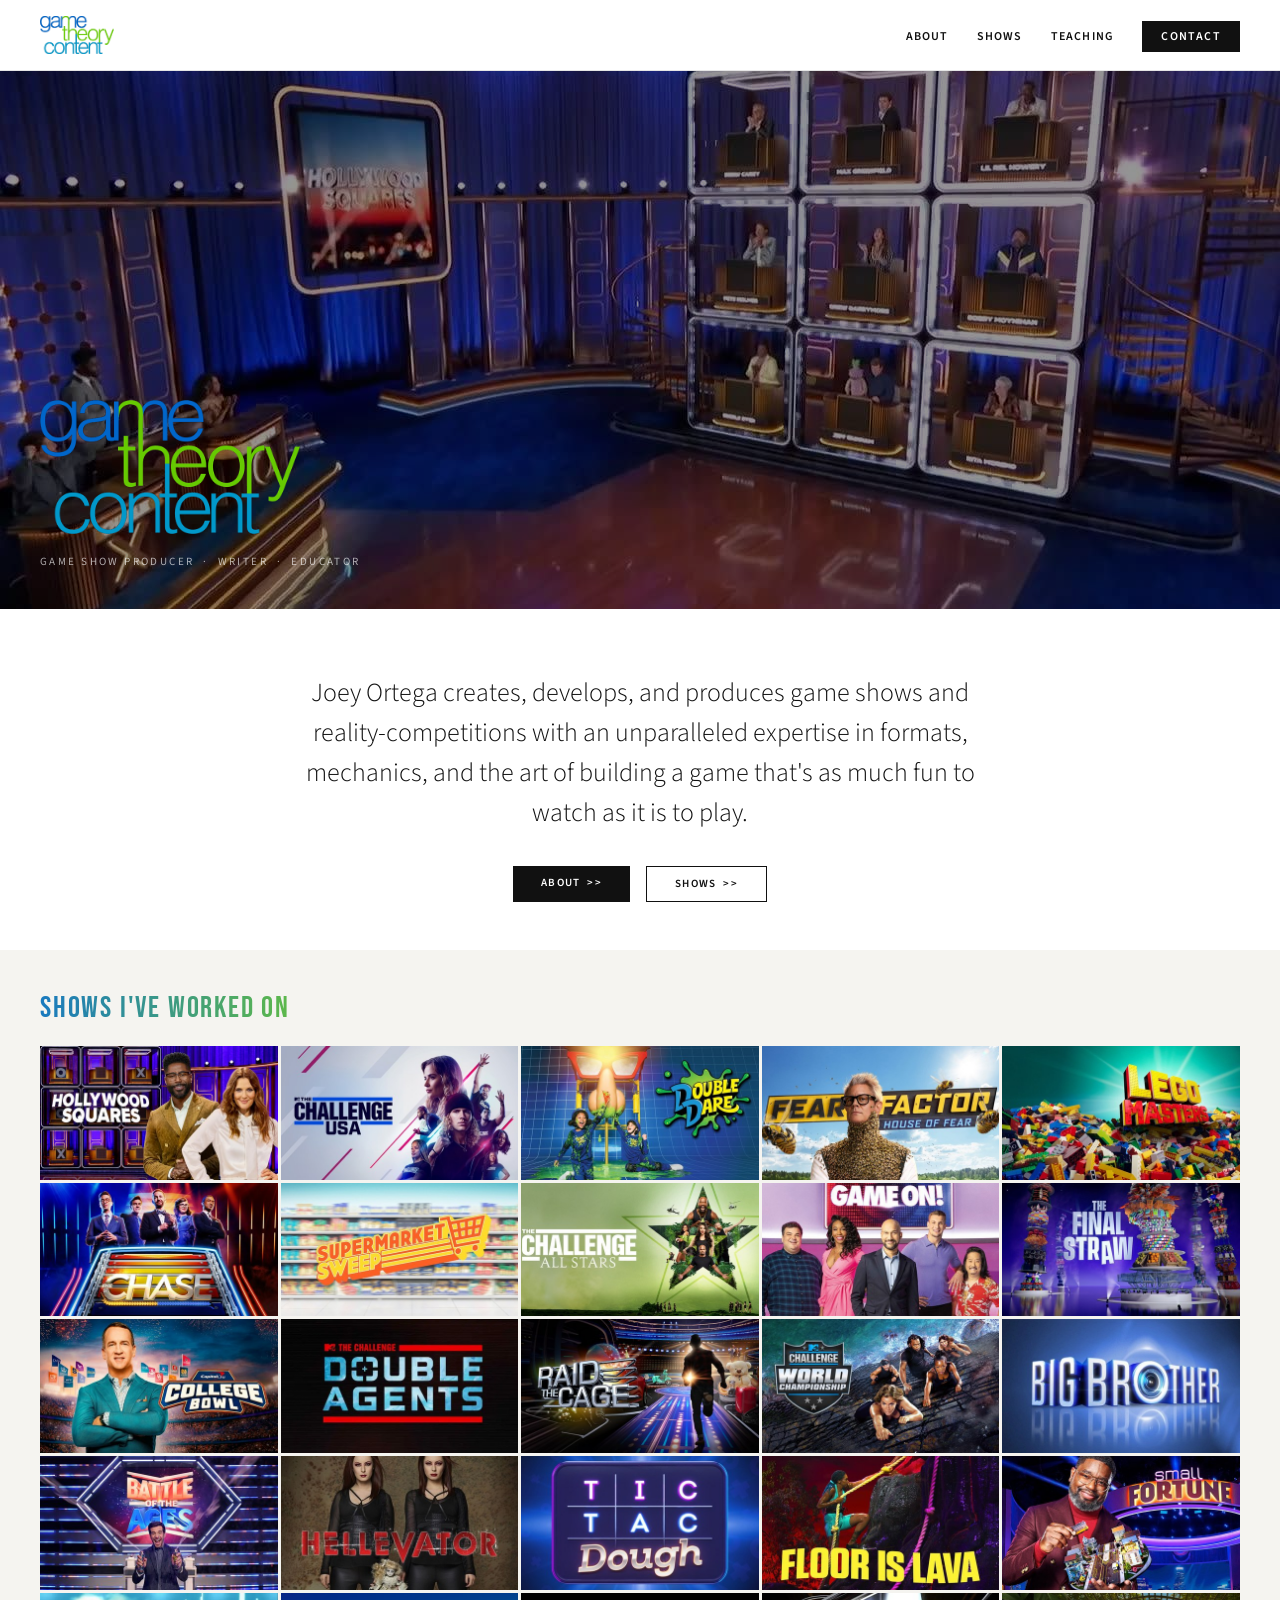
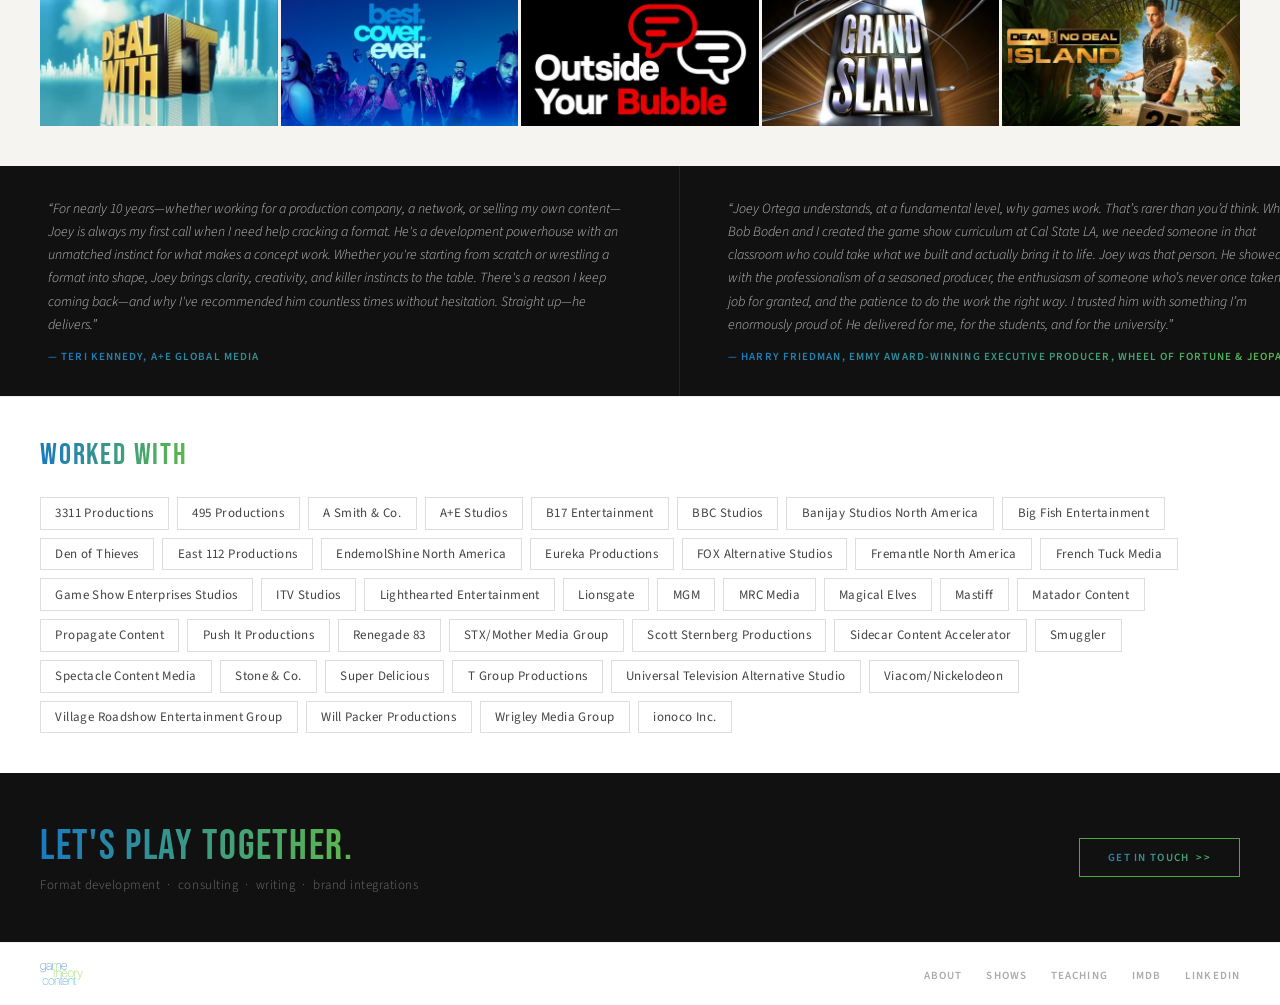
<file: index.html>
<!DOCTYPE html>
<html lang="en">
<head>
<meta charset="utf-8">
<meta name="viewport" content="width=device-width,initial-scale=1">
<title>Joey Ortega | Game Show Producer, Writer &amp; Educator</title>
<meta name="description" content="Joey Ortega is a Los Angeles game show producer, writer and format developer. Credits include Hollywood Squares, The Chase, Double Dare, Supermarket Sweep, Raid the Cage and The Challenge.">
<link rel="canonical" href="https://gametheorycontent.com/">
<meta property="og:type" content="profile">
<meta property="og:site_name" content="Game Theory Content">
<meta property="og:title" content="Joey Ortega | Game Show Producer, Writer &amp; Educator">
<meta property="og:description" content="Joey Ortega is a Los Angeles game show producer, writer and format developer. Credits include Hollywood Squares, The Chase, Double Dare, Supermarket Sweep, Raid the Cage and The Challenge.">
<meta property="og:url" content="https://gametheorycontent.com/">
<meta property="og:image" content="https://gametheorycontent.com/joey-ortega.jpg">
<meta name="twitter:card" content="summary">
<script type="application/ld+json">{"@context": "https://schema.org", "@type": "Person", "@id": "https://gametheorycontent.com/#joey", "name": "Joey Ortega", "url": "https://gametheorycontent.com/", "image": "https://gametheorycontent.com/joey-ortega.jpg", "jobTitle": "Game Show Producer, Writer & Educator", "description": "Los Angeles game show producer, writer and format developer. Credits include Hollywood Squares, The Chase, Double Dare, Supermarket Sweep, Raid the Cage and The Challenge.", "knowsAbout": ["Game shows", "Game show development", "Format development", "Reality competition television", "Television production"], "worksFor": {"@type": "Organization", "name": "Game Theory Content", "url": "https://gametheorycontent.com/"}, "affiliation": {"@type": "CollegeOrUniversity", "name": "California State University, Los Angeles"}, "address": {"@type": "PostalAddress", "addressLocality": "Los Angeles", "addressRegion": "CA", "addressCountry": "US"}, "sameAs": ["https://www.imdb.com/name/nm5054616/", "https://www.linkedin.com/in/thejoeyortega/", "https://x.com/thejoeyortega", "https://bsky.app/profile/thejoeyortega.bsky.social"]}</script>

<link rel="icon" type="image/png" href="assets/favicon.png">
<link rel="apple-touch-icon" href="assets/apple-touch-icon.png">
<link rel="preconnect" href="https://fonts.googleapis.com">
<link rel="preconnect" href="https://fonts.gstatic.com" crossorigin>
<link rel="stylesheet" href="https://fonts.googleapis.com/css2?family=Bebas+Neue&amp;family=Source+Sans+3:wght@300;400;600&amp;display=swap">
<link rel="stylesheet" href="assets/site.css">
<style>
.hero{position:relative;height:clamp(360px,42vw,620px);background:#111;display:flex;align-items:flex-end;overflow:hidden;}
.hero-overlay{position:absolute;inset:0;z-index:2;background:rgba(0,0,0,0.42);}
.hero-video-wrap{position:absolute;inset:0;z-index:1;overflow:hidden;pointer-events:none;}
.hero-video-wrap video{position:absolute;top:0;left:0;width:100%;height:100%;object-fit:cover;display:block;}
.hero-inner{position:relative;z-index:3;padding:2.5rem;}
.hero-logo{width:260px;height:auto;margin-bottom:0.85rem;}
.hero-sub{font-size:11px;letter-spacing:0.22em;text-transform:uppercase;color:rgba(255,255,255,0.65);font-weight:400;}
.hero-pattern{position:absolute;inset:0;opacity:0.06;background-image:repeating-linear-gradient(45deg,#fff 0,#fff 1px,transparent 0,transparent 50%);background-size:12px 12px;}
.hero-gradient{position:absolute;inset:0;background:linear-gradient(135deg,#0a2a1a 0%,#111 60%,#0a1a2a 100%);}
.shows-section{background:#f5f4f0;padding:2.5rem;}
.shows-grid{display:grid;grid-template-columns:repeat(5,minmax(0,1fr));gap:3px;}
.show-tile{position:relative;aspect-ratio:16/9;overflow:hidden;background:#111;cursor:default;}
.show-tile img{width:100%;height:100%;object-fit:cover;display:block;transition:transform 0.35s ease;}
.show-tile:hover img{transform:scale(1.06);}
.show-hover{position:absolute;inset:0;background:linear-gradient(to top,rgba(0,0,0,0.88) 0%,rgba(0,0,0,0.2) 55%,transparent 100%);display:flex;flex-direction:column;justify-content:flex-end;padding:10px;opacity:0;transition:opacity 0.25s;}
.show-tile:hover .show-hover,.show-tile:focus-within .show-hover{opacity:1;}
@media (hover:none){.show-hover{opacity:1;background:linear-gradient(to top,rgba(0,0,0,0.85) 0%,rgba(0,0,0,0.1) 45%,transparent 100%);}.show-tile:hover img{transform:none;}}
.show-name{font-size:11px;font-weight:600;color:#fff;letter-spacing:0.05em;text-transform:uppercase;line-height:1.2;margin-bottom:4px;}
.show-link{font-size:10px;font-weight:600;color:rgba(255,255,255,0.6);letter-spacing:0.06em;text-transform:uppercase;text-decoration:none;}
.show-link:hover{color:#fff;}
.testimonials-section{background:#111;padding:0;overflow:hidden;}
.ticker-track{display:flex;align-items:stretch;animation:ticker-scroll 90s linear infinite;width:max-content;}
.ticker-track:hover{animation-play-state:paused;}
@keyframes ticker-scroll{0%{transform:translateX(0);}100%{transform:translateX(-33.333%);}}
.ticker-item{display:flex;flex-direction:column;justify-content:center;padding:2rem 3rem;border-right:1px solid rgba(255,255,255,0.08);min-width:680px;max-width:680px;flex-shrink:0;}
.ticker-quote{font-size:14px;font-weight:300;line-height:1.65;color:rgba(255,255,255,0.75);font-style:italic;margin-bottom:0.75rem;display:block;}
.ticker-attr{font-size:11px;font-weight:600;letter-spacing:0.1em;text-transform:uppercase;background:linear-gradient(90deg,#1a7abf,#5db84a);-webkit-background-clip:text;-webkit-text-fill-color:transparent;background-clip:text;display:inline-block;}
.clients-section{padding:2.5rem;border-top:1px solid #eee;}
.clients-row{display:flex;flex-wrap:wrap;gap:0.5rem;margin-top:0.25rem;}
.client-pill{font-size:13px;font-weight:400;letter-spacing:0.03em;color:#444;border:1px solid #ddd;padding:0.4rem 0.9rem;}

@media (prefers-reduced-motion:reduce){
.ticker-track{animation:none;}
.testimonials-section{overflow-x:auto;}
.show-tile img{transition:none;}
}
@media (max-width:640px){
.hero-inner{padding:1.5rem 1.25rem;}
.hero-logo{width:200px;}
.statement{padding:3rem 1.25rem 2.5rem;}
.shows-section,.clients-section{padding:2.5rem 1.25rem;}
.shows-grid{grid-template-columns:repeat(2,minmax(0,1fr));}
.show-tile:last-child:nth-child(odd){grid-column:1 / -1;}
.testimonials-section{overflow-x:auto;overflow-y:hidden;scroll-snap-type:x mandatory;-webkit-overflow-scrolling:touch;}
.ticker-track{animation:none;}
.ticker-item{min-width:88vw;max-width:88vw;padding:1.75rem 1.5rem;scroll-snap-align:center;}
.ticker-item:nth-child(n+6){display:none;}
.ticker-quote{font-size:15px;}
}
</style>
<style>
.statement{text-align:center;padding:4rem 3rem 3rem;max-width:820px;margin:0 auto;}
.statement p{font-size:clamp(19px,2.5vw,26px);font-weight:300;line-height:1.55;color:#111;}
.stmt-btns{display:flex;justify-content:center;gap:1rem;margin-top:2rem;flex-wrap:wrap;}
.btn-blk{display:inline-block;text-decoration:none;background:#111;color:#fff;padding:0.6rem 1.75rem;font-size:11px;font-weight:600;letter-spacing:0.12em;text-transform:uppercase;border:none;cursor:pointer;}
.btn-out{display:inline-block;text-decoration:none;background:transparent;color:#111;padding:0.6rem 1.75rem;font-size:11px;font-weight:600;letter-spacing:0.12em;text-transform:uppercase;border:1.5px solid #111;cursor:pointer;}
</style>
</head>
<body>
<div class="site">
  <nav>
  <div class="nav-logo"><a href="index.html"><img src="assets/logo.png" width="640" height="330" alt="Game Theory Content home"></a></div>
  <ul class="nav-links"><li><a href="about.html">About</a></li><li><a href="shows.html">Shows</a></li><li><a href="teaching.html">Teaching</a></li><li><a href="#" data-mailto="true" class="contact-btn">Contact</a></li></ul>
</nav>
  <div class="hero">
  <div class="hero-video-wrap">
    <video autoplay muted loop playsinline preload="auto" poster="assets/sizzle-poster.jpg" aria-hidden="true">
      <source src="sizzle_reel.mp4" type="video/mp4">
    </video>
  </div>
  <div class="hero-overlay"></div>
  <div class="hero-inner">
    <img class="hero-logo" src="assets/logo.png" width="640" height="330" alt="Game Theory Content">
    <h1 class="hero-sub">Game Show Producer &nbsp;&middot;&nbsp; Writer &nbsp;&middot;&nbsp; Educator</h1>
  </div>
</div>
  <div class="statement">
    <p>Joey Ortega creates, develops, and produces game shows and reality-competitions with an unparalleled expertise in formats, mechanics, and the art of building a game that's as much fun to watch as it is to play.</p>
    <div class="stmt-btns">
      <a class="btn-blk" href="about.html">About &nbsp;&gt;&gt;</a>
      <a class="btn-out" href="shows.html">Shows &nbsp;&gt;&gt;</a>
    </div>
  </div>
  <div class="shows-section">
    <div class="section-label">Shows I've worked on</div>
<div class="shows-grid"><div class="show-tile">
  <img src="assets/shows/hollywood-squares.jpg" width="480" height="270" loading="lazy" decoding="async" alt="Hollywood Squares">
  <div class="show-hover"><span class="show-name">Hollywood Squares</span><a class="show-link" href="https://www.paramountplus.com/shows/hollywood-squares/" target="_blank" rel="noopener">Watch on Paramount+ &#8599;</a></div>
</div><div class="show-tile">
  <img src="assets/shows/the-challenge-usa.jpg" width="480" height="270" loading="lazy" decoding="async" alt="The Challenge USA">
  <div class="show-hover"><span class="show-name">The Challenge USA</span><a class="show-link" href="https://www.paramountplus.com/shows/the-challenge-usa/" target="_blank" rel="noopener">Watch on Paramount+ &#8599;</a></div>
</div><div class="show-tile">
  <img src="assets/shows/double-dare.jpg" width="480" height="270" loading="lazy" decoding="async" alt="Double Dare">
  <div class="show-hover"><span class="show-name">Double Dare</span><a class="show-link" href="https://www.paramountplus.com/shows/double-dare/" target="_blank" rel="noopener">Watch on Paramount+ &#8599;</a></div>
</div><div class="show-tile">
  <img src="assets/shows/fear-factor-house-of-fear.jpg" width="480" height="270" loading="lazy" decoding="async" alt="Fear Factor: House of Fear">
  <div class="show-hover"><span class="show-name">Fear Factor: House of Fear</span><a class="show-link" href="https://www.hulu.com/series/fear-factor-house-of-fear-51cd2a7b-0f54-430a-aae8-b4c630806f79" target="_blank" rel="noopener">Watch on Hulu &#8599;</a></div>
</div><div class="show-tile">
  <img src="assets/shows/lego-masters.jpg" width="480" height="270" loading="lazy" decoding="async" alt="LEGO Masters">
  <div class="show-hover"><span class="show-name">LEGO Masters</span><a class="show-link" href="https://tubitv.com/series/300005214/lego-masters" target="_blank" rel="noopener">Watch on Tubi &#8599;</a></div>
</div><div class="show-tile">
  <img src="assets/shows/the-chase.jpg" width="480" height="270" loading="lazy" decoding="async" alt="The Chase">
  <div class="show-hover"><span class="show-name">The Chase</span><a class="show-link" href="https://www.gameshownetwork.com/the-chase" target="_blank" rel="noopener">Watch on GSN &#8599;</a></div>
</div><div class="show-tile">
  <img src="assets/shows/supermarket-sweep.jpg" width="480" height="270" loading="lazy" decoding="async" alt="Supermarket Sweep">
  <div class="show-hover"><span class="show-name">Supermarket Sweep</span><a class="show-link" href="https://www.netflix.com/title/81289176" target="_blank" rel="noopener">Watch on Netflix &#8599;</a></div>
</div><div class="show-tile">
  <img src="assets/shows/the-challenge-all-stars.jpg" width="480" height="270" loading="lazy" decoding="async" alt="The Challenge: All Stars">
  <div class="show-hover"><span class="show-name">The Challenge All-Stars</span><a class="show-link" href="https://www.paramountplus.com/shows/the-challenge-all-stars/" target="_blank" rel="noopener">Watch on Paramount+ &#8599;</a></div>
</div><div class="show-tile">
  <img src="assets/shows/game-on.jpg" width="480" height="270" loading="lazy" decoding="async" alt="Game On!">
  <div class="show-hover"><span class="show-name">Game On!</span><a class="show-link" href="https://www.paramountplus.com/shows/game-on/" target="_blank" rel="noopener">Watch on Paramount+ &#8599;</a></div>
</div><div class="show-tile">
  <img src="assets/shows/the-final-straw.jpg" width="480" height="270" loading="lazy" decoding="async" alt="The Final Straw">
  <div class="show-hover"><span class="show-name">The Final Straw</span><a class="show-link" href="https://www.hulu.com/series/the-final-straw" target="_blank" rel="noopener">Watch on Hulu &#8599;</a></div>
</div><div class="show-tile">
  <img src="assets/shows/capital-one-college-bowl.jpg" width="480" height="270" loading="lazy" decoding="async" alt="Capital One College Bowl">
  <div class="show-hover"><span class="show-name">Capital One College Bowl</span></div>
</div><div class="show-tile">
  <img src="assets/shows/the-challenge-double-agents.jpg" width="480" height="270" loading="lazy" decoding="async" alt="The Challenge: Double Agents">
  <div class="show-hover"><span class="show-name">The Challenge</span><a class="show-link" href="https://www.paramountplus.com/shows/the-challenge/" target="_blank" rel="noopener">Watch on Paramount+ &#8599;</a></div>
</div><div class="show-tile">
  <img src="assets/shows/raid-the-cage.jpg" width="480" height="270" loading="lazy" decoding="async" alt="Raid the Cage">
  <div class="show-hover"><span class="show-name">Raid the Cage</span><a class="show-link" href="https://www.paramountplus.com/shows/raid-the-cage/" target="_blank" rel="noopener">Watch on Paramount+ &#8599;</a></div>
</div><div class="show-tile">
  <img src="assets/shows/the-challenge-world-championship.jpg" width="480" height="270" loading="lazy" decoding="async" alt="The Challenge: World Championship">
  <div class="show-hover"><span class="show-name">The Challenge: World Championship</span><a class="show-link" href="https://www.paramountplus.com/shows/the-challenge-world-championship/" target="_blank" rel="noopener">Watch on Paramount+ &#8599;</a></div>
</div><div class="show-tile">
  <img src="assets/shows/big-brother.jpg" width="480" height="270" loading="lazy" decoding="async" alt="Big Brother">
  <div class="show-hover"><span class="show-name">Big Brother</span><a class="show-link" href="https://www.paramountplus.com/shows/big-brother/" target="_blank" rel="noopener">Watch on Paramount+ &#8599;</a></div>
</div><div class="show-tile">
  <img src="assets/shows/battle-of-the-ages.jpg" width="480" height="270" loading="lazy" decoding="async" alt="Battle of the Ages">
  <div class="show-hover"><span class="show-name">Battle of the Ages</span><a class="show-link" href="https://www.byutv.org/battle-of-the-ages" target="_blank" rel="noopener">Watch on BYUTV &#8599;</a></div>
</div><div class="show-tile">
  <img src="assets/shows/hellevator.jpg" width="480" height="270" loading="lazy" decoding="async" alt="Hellevator">
  <div class="show-hover"><span class="show-name">Hellevator</span><a class="show-link" href="https://www.netflix.com/title/80109417" target="_blank" rel="noopener">Watch on Netflix &#8599;</a></div>
</div><div class="show-tile">
  <img src="assets/shows/tic-tac-dough.jpg" width="480" height="270" loading="lazy" decoding="async" alt="Tic Tac Dough">
  <div class="show-hover"><span class="show-name">Tic Tac Dough</span><a class="show-link" href="https://www.gameshownetwork.com" target="_blank" rel="noopener">Watch on GSN &#8599;</a></div>
</div><div class="show-tile">
  <img src="assets/shows/floor-is-lava.jpg" width="480" height="270" loading="lazy" decoding="async" alt="Floor Is Lava">
  <div class="show-hover"><span class="show-name">Floor Is Lava</span><a class="show-link" href="https://www.netflix.com/title/81007049" target="_blank" rel="noopener">Watch on Netflix &#8599;</a></div>
</div><div class="show-tile">
  <img src="assets/shows/small-fortune.jpg" width="480" height="270" loading="lazy" decoding="async" alt="Small Fortune">
  <div class="show-hover"><span class="show-name">Small Fortune</span></div>
</div><div class="show-tile">
  <img src="assets/shows/deal-with-it.jpg" width="480" height="270" loading="lazy" decoding="async" alt="Deal With It">
  <div class="show-hover"><span class="show-name">Deal With It</span></div>
</div><div class="show-tile">
  <img src="assets/shows/best-cover-ever.jpg" width="480" height="270" loading="lazy" decoding="async" alt="Best Cover Ever">
  <div class="show-hover"><span class="show-name">Best. Cover. Ever.</span><a class="show-link" href="https://www.youtube.com/results?search_query=best+cover+ever+show" target="_blank" rel="noopener">Watch on YouTube &#8599;</a></div>
</div><div class="show-tile">
  <img src="assets/shows/outside-your-bubble.jpg" width="480" height="270" loading="lazy" decoding="async" alt="Outside Your Bubble">
  <div class="show-hover"><span class="show-name">Outside Your Bubble</span></div>
</div><div class="show-tile">
  <img src="assets/shows/grand-slam.jpg" width="480" height="270" loading="lazy" decoding="async" alt="Grand Slam">
  <div class="show-hover"><span class="show-name">Grand Slam</span><a class="show-link" href="https://www.youtube.com/watch?v=FGuchP0jXgY&amp;list=PL9A28AC56E6FDDBD0" target="_blank" rel="noopener">Watch on YouTube &#8599;</a></div>
</div><div class="show-tile">
  <img src="assets/shows/deal-or-no-deal-island.jpg" width="480" height="270" loading="lazy" decoding="async" alt="Deal or No Deal Island">
  <div class="show-hover"><span class="show-name">Deal or No Deal Island</span><a class="show-link" href="https://www.peacocktv.com/stream-tv/deal-or-no-deal-island" target="_blank" rel="noopener">Watch on Peacock &#8599;</a></div>
</div></div>
  </div>
  <div class="testimonials-section">
    <div class="ticker-track"><div class="ticker-item"><span class="ticker-quote">&#8220;For nearly 10 years—whether working for a production company, a network, or selling my own content—Joey is always my first call when I need help cracking a format. He's a development powerhouse with an unmatched instinct for what makes a concept work. Whether you're starting from scratch or wrestling a format into shape, Joey brings clarity, creativity, and killer instincts to the table. There's a reason I keep coming back—and why I've recommended him countless times without hesitation. Straight up—he delivers.&#8221;</span><span class="ticker-attr">— Teri Kennedy, A+E Global Media</span></div><div class="ticker-item"><span class="ticker-quote">&#8220;Joey Ortega understands, at a fundamental level, why games work. That&#8217;s rarer than you&#8217;d think. When Bob Boden and I created the game show curriculum at Cal State LA, we needed someone in that classroom who could take what we built and actually bring it to life. Joey was that person. He showed up with the professionalism of a seasoned producer, the enthusiasm of someone who&#8217;s never once taken this job for granted, and the patience to do the work the right way. I trusted him with something I&#8217;m enormously proud of. He delivered for me, for the students, and for the university.&#8221;</span><span class="ticker-attr">— Harry Friedman, Emmy Award-winning Executive Producer, Wheel of Fortune &amp; Jeopardy!</span></div><div class="ticker-item"><span class="ticker-quote">&#8220;Joey is everything you could ask for - a literal encyclopedia of game and reality formats whose innate creativity and passion for pushing the genre further helps you remake or break all the rules he can teach you about. He&#8217;s an invaluable asset at every stage of a project - from his bountiful ideation to his expansive skill in development to incredibly passionate and committed execution in production.&#8221;</span><span class="ticker-attr">— Sean Loughlin, EndemolShine North America</span></div><div class="ticker-item"><span class="ticker-quote">&#8220;Joey is a standout creative. He is collaborative, solution-oriented and incredibly efficient. His game brain instincts are unmatched, and he completes every ask with diligence and a smile. I cannot recommend him highly enough.&#8221;</span><span class="ticker-attr">— Emer Harkin, Executive Producer</span></div><div class="ticker-item"><span class="ticker-quote">&#8220;Joey possesses a skill set that is incredibly rare. He can take a massive, complicated concept, strip away the noise, and turn it into something highly approachable and audience-friendly. Joey is a format surgeon, but he operates with a sense of humor that enhances both the project and the experience. He brings clarity to the chaos as well as a unique creative toolkit that makes him a must-call if you want someone who can elevate a concept and make the process genuinely fun.&#8221;</span><span class="ticker-attr">— Richard Brown, Will Packer Media</span></div><div class="ticker-item" aria-hidden="true"><span class="ticker-quote">&#8220;For nearly 10 years—whether working for a production company, a network, or selling my own content—Joey is always my first call when I need help cracking a format. He's a development powerhouse with an unmatched instinct for what makes a concept work. Whether you're starting from scratch or wrestling a format into shape, Joey brings clarity, creativity, and killer instincts to the table. There's a reason I keep coming back—and why I've recommended him countless times without hesitation. Straight up—he delivers.&#8221;</span><span class="ticker-attr">— Teri Kennedy, A+E Global Media</span></div><div class="ticker-item" aria-hidden="true"><span class="ticker-quote">&#8220;Joey Ortega understands, at a fundamental level, why games work. That&#8217;s rarer than you&#8217;d think. When Bob Boden and I created the game show curriculum at Cal State LA, we needed someone in that classroom who could take what we built and actually bring it to life. Joey was that person. He showed up with the professionalism of a seasoned producer, the enthusiasm of someone who&#8217;s never once taken this job for granted, and the patience to do the work the right way. I trusted him with something I&#8217;m enormously proud of. He delivered for me, for the students, and for the university.&#8221;</span><span class="ticker-attr">— Harry Friedman, Emmy Award-winning Executive Producer, Wheel of Fortune &amp; Jeopardy!</span></div><div class="ticker-item" aria-hidden="true"><span class="ticker-quote">&#8220;Joey is everything you could ask for - a literal encyclopedia of game and reality formats whose innate creativity and passion for pushing the genre further helps you remake or break all the rules he can teach you about. He&#8217;s an invaluable asset at every stage of a project - from his bountiful ideation to his expansive skill in development to incredibly passionate and committed execution in production.&#8221;</span><span class="ticker-attr">— Sean Loughlin, EndemolShine North America</span></div><div class="ticker-item" aria-hidden="true"><span class="ticker-quote">&#8220;Joey is a standout creative. He is collaborative, solution-oriented and incredibly efficient. His game brain instincts are unmatched, and he completes every ask with diligence and a smile. I cannot recommend him highly enough.&#8221;</span><span class="ticker-attr">— Emer Harkin, Executive Producer</span></div><div class="ticker-item" aria-hidden="true"><span class="ticker-quote">&#8220;Joey possesses a skill set that is incredibly rare. He can take a massive, complicated concept, strip away the noise, and turn it into something highly approachable and audience-friendly. Joey is a format surgeon, but he operates with a sense of humor that enhances both the project and the experience. He brings clarity to the chaos as well as a unique creative toolkit that makes him a must-call if you want someone who can elevate a concept and make the process genuinely fun.&#8221;</span><span class="ticker-attr">— Richard Brown, Will Packer Media</span></div><div class="ticker-item" aria-hidden="true"><span class="ticker-quote">&#8220;For nearly 10 years—whether working for a production company, a network, or selling my own content—Joey is always my first call when I need help cracking a format. He's a development powerhouse with an unmatched instinct for what makes a concept work. Whether you're starting from scratch or wrestling a format into shape, Joey brings clarity, creativity, and killer instincts to the table. There's a reason I keep coming back—and why I've recommended him countless times without hesitation. Straight up—he delivers.&#8221;</span><span class="ticker-attr">— Teri Kennedy, A+E Global Media</span></div><div class="ticker-item" aria-hidden="true"><span class="ticker-quote">&#8220;Joey Ortega understands, at a fundamental level, why games work. That&#8217;s rarer than you&#8217;d think. When Bob Boden and I created the game show curriculum at Cal State LA, we needed someone in that classroom who could take what we built and actually bring it to life. Joey was that person. He showed up with the professionalism of a seasoned producer, the enthusiasm of someone who&#8217;s never once taken this job for granted, and the patience to do the work the right way. I trusted him with something I&#8217;m enormously proud of. He delivered for me, for the students, and for the university.&#8221;</span><span class="ticker-attr">— Harry Friedman, Emmy Award-winning Executive Producer, Wheel of Fortune &amp; Jeopardy!</span></div><div class="ticker-item" aria-hidden="true"><span class="ticker-quote">&#8220;Joey is everything you could ask for - a literal encyclopedia of game and reality formats whose innate creativity and passion for pushing the genre further helps you remake or break all the rules he can teach you about. He&#8217;s an invaluable asset at every stage of a project - from his bountiful ideation to his expansive skill in development to incredibly passionate and committed execution in production.&#8221;</span><span class="ticker-attr">— Sean Loughlin, EndemolShine North America</span></div><div class="ticker-item" aria-hidden="true"><span class="ticker-quote">&#8220;Joey is a standout creative. He is collaborative, solution-oriented and incredibly efficient. His game brain instincts are unmatched, and he completes every ask with diligence and a smile. I cannot recommend him highly enough.&#8221;</span><span class="ticker-attr">— Emer Harkin, Executive Producer</span></div><div class="ticker-item" aria-hidden="true"><span class="ticker-quote">&#8220;Joey possesses a skill set that is incredibly rare. He can take a massive, complicated concept, strip away the noise, and turn it into something highly approachable and audience-friendly. Joey is a format surgeon, but he operates with a sense of humor that enhances both the project and the experience. He brings clarity to the chaos as well as a unique creative toolkit that makes him a must-call if you want someone who can elevate a concept and make the process genuinely fun.&#8221;</span><span class="ticker-attr">— Richard Brown, Will Packer Media</span></div></div>
  </div>
  <div class="clients-section">
    <div class="section-label">Worked with</div>
    <div class="clients-row"><div class="client-pill">3311 Productions</div><div class="client-pill">495 Productions</div><div class="client-pill">A Smith & Co.</div><div class="client-pill">A+E Studios</div><div class="client-pill">B17 Entertainment</div><div class="client-pill">BBC Studios</div><div class="client-pill">Banijay Studios North America</div><div class="client-pill">Big Fish Entertainment</div><div class="client-pill">Den of Thieves</div><div class="client-pill">East 112 Productions</div><div class="client-pill">EndemolShine North America</div><div class="client-pill">Eureka Productions</div><div class="client-pill">FOX Alternative Studios</div><div class="client-pill">Fremantle North America</div><div class="client-pill">French Tuck Media</div><div class="client-pill">Game Show Enterprises Studios</div><div class="client-pill">ITV Studios</div><div class="client-pill">Lighthearted Entertainment</div><div class="client-pill">Lionsgate</div><div class="client-pill">MGM</div><div class="client-pill">MRC Media</div><div class="client-pill">Magical Elves</div><div class="client-pill">Mastiff</div><div class="client-pill">Matador Content</div><div class="client-pill">Propagate Content</div><div class="client-pill">Push It Productions</div><div class="client-pill">Renegade 83</div><div class="client-pill">STX/Mother Media Group</div><div class="client-pill">Scott Sternberg Productions</div><div class="client-pill">Sidecar Content Accelerator</div><div class="client-pill">Smuggler</div><div class="client-pill">Spectacle Content Media</div><div class="client-pill">Stone & Co.</div><div class="client-pill">Super Delicious</div><div class="client-pill">T Group Productions</div><div class="client-pill">Universal Television Alternative Studio</div><div class="client-pill">Viacom/Nickelodeon</div><div class="client-pill">Village Roadshow Entertainment Group</div><div class="client-pill">Will Packer Productions</div><div class="client-pill">Wrigley Media Group</div><div class="client-pill">ionoco Inc.</div></div>
  </div>
  <div class="contact-bar">
  <div class="contact-text">
    <h2>Let's play together.</h2>
    <p>Format development &nbsp;&middot;&nbsp; consulting &nbsp;&middot;&nbsp; writing &nbsp;&middot;&nbsp; brand integrations</p>
  </div>
  <a href="#" data-mailto="true" class="btn-white">Get in touch &nbsp;&gt;&gt;</a>
</div>
<footer>
  <div class="footer-logo"><a href="index.html"><img src="assets/logo.png" width="640" height="330" alt="Game Theory Content home"></a></div>
  <ul class="footer-links"><li><a href="about.html">About</a></li><li><a href="shows.html">Shows</a></li><li><a href="teaching.html">Teaching</a></li><li><a href="https://www.imdb.com/name/nm5054616/" target="_blank" rel="noopener">IMDb</a></li><li><a href="https://www.linkedin.com/in/thejoeyortega/" target="_blank" rel="noopener">LinkedIn</a></li></ul>
</footer>
</div>
<script>
(function(){
  var u='joey',d='gametheorycontent.com';
  document.querySelectorAll('[data-mailto]').forEach(function(el){
    el.href='mailto:'+u+'@'+d;
  });
})();
</script>
<script>
if(window.matchMedia&&matchMedia('(prefers-reduced-motion: reduce)').matches){var v=document.querySelector('.hero video');if(v){v.removeAttribute('autoplay');v.pause();}}
</script>
</body>
</html>
</file>
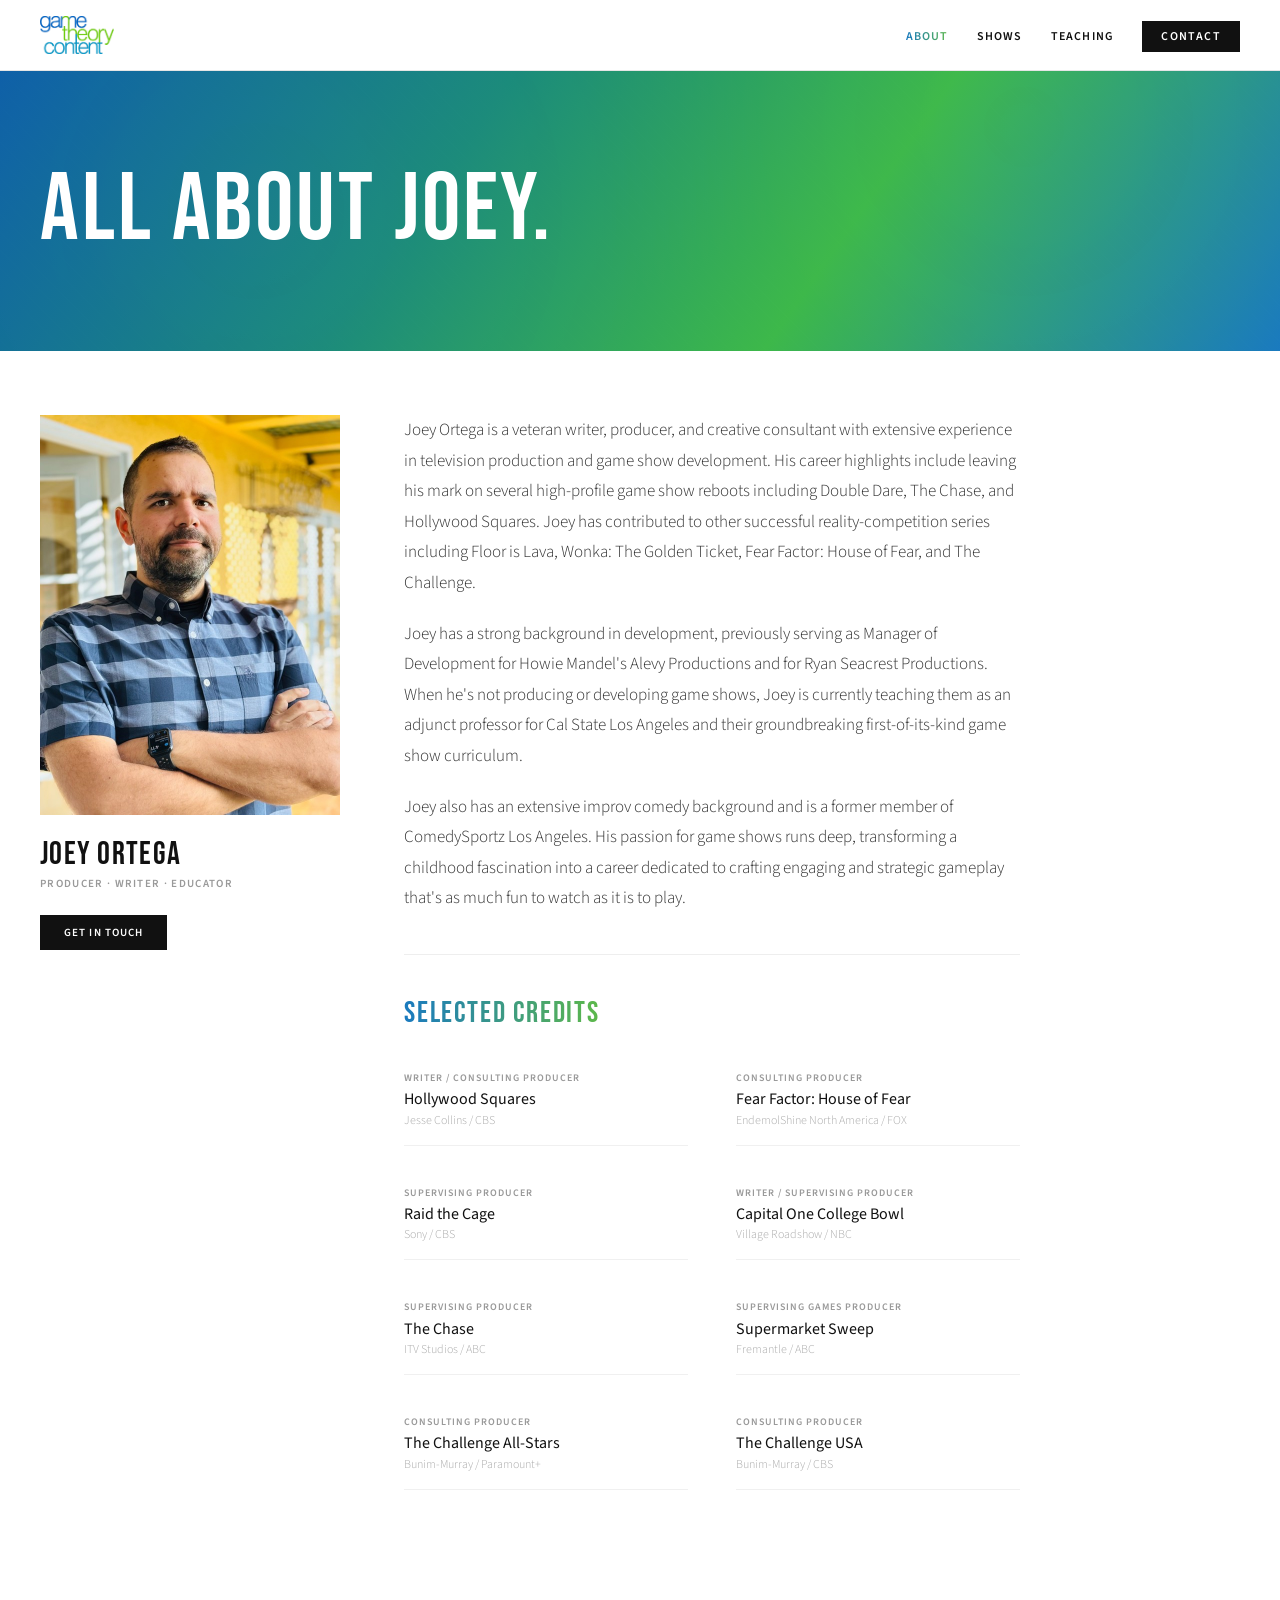
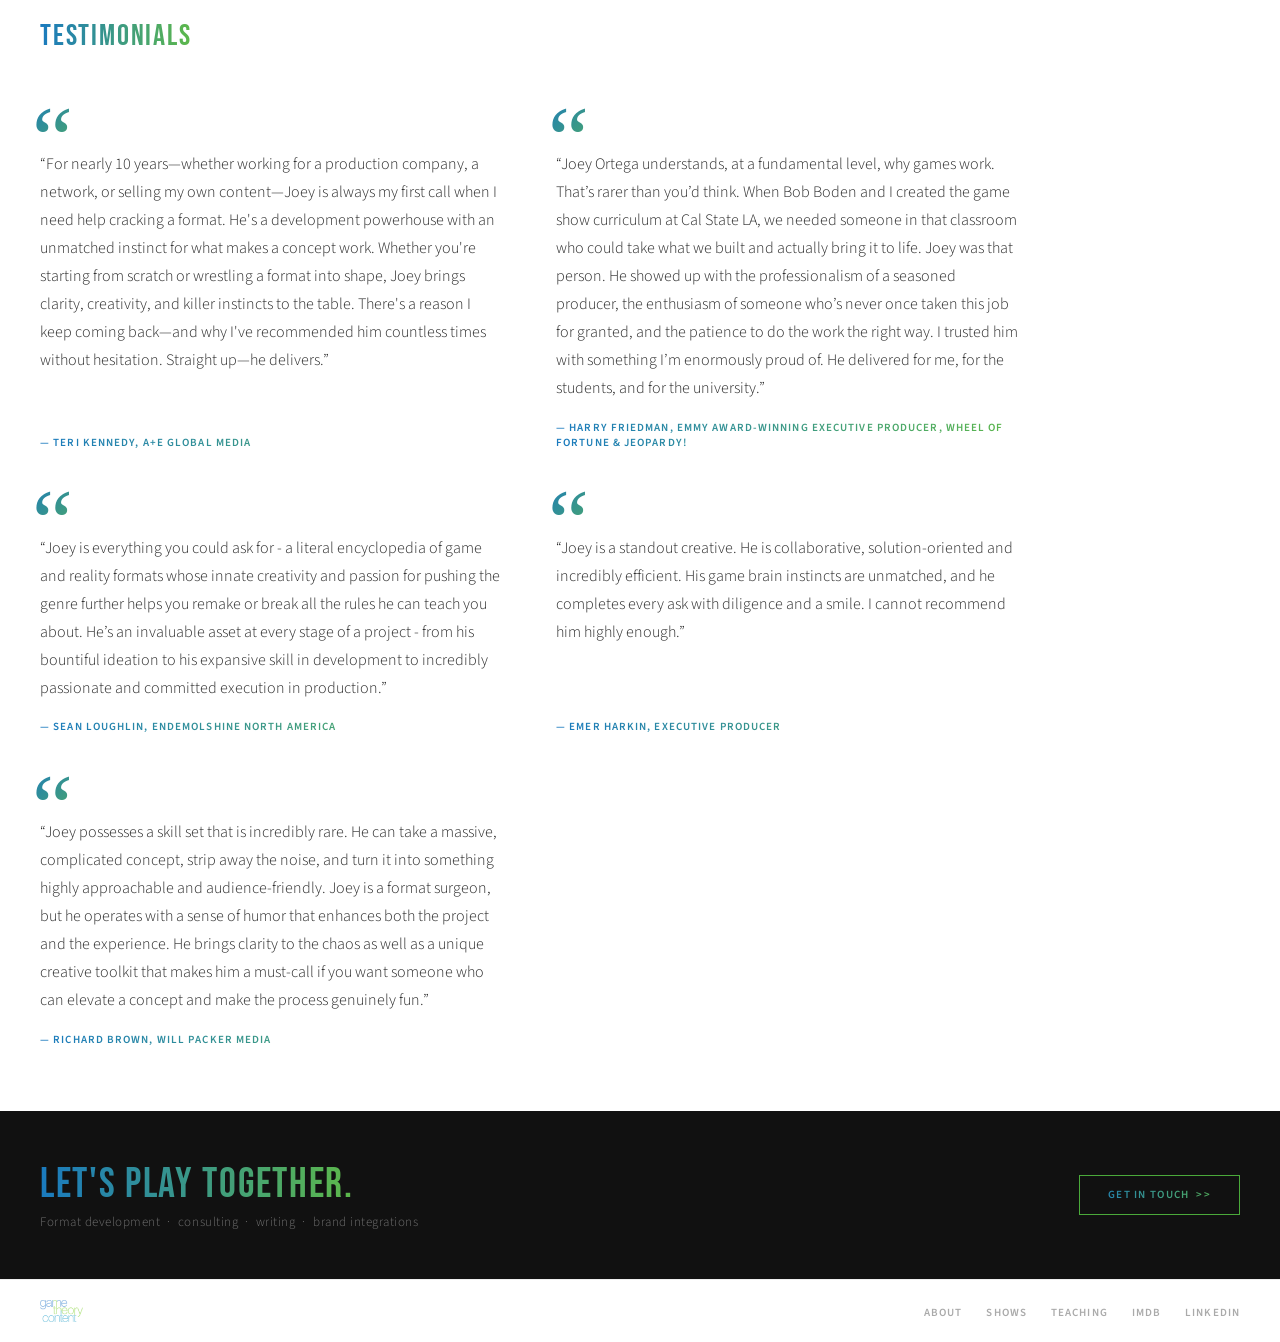
<file: about.html>
<!DOCTYPE html>
<html lang="en">
<head>
<meta charset="utf-8">
<meta name="viewport" content="width=device-width,initial-scale=1">
<title>About Joey Ortega | Game Show Producer &amp; Writer</title>
<meta name="description" content="Joey Ortega is a game show producer, writer and format consultant (Hollywood Squares, The Chase, Double Dare), former development manager for Alevy Productions and Ryan Seacrest Productions, and an adjunct professor at Cal State LA.">
<link rel="canonical" href="https://gametheorycontent.com/about">
<meta property="og:type" content="profile">
<meta property="og:site_name" content="Game Theory Content">
<meta property="og:title" content="About Joey Ortega | Game Show Producer &amp; Writer">
<meta property="og:description" content="Joey Ortega is a game show producer, writer and format consultant (Hollywood Squares, The Chase, Double Dare), former development manager for Alevy Productions and Ryan Seacrest Productions, and an adjunct professor at Cal State LA.">
<meta property="og:url" content="https://gametheorycontent.com/about">
<meta property="og:image" content="https://gametheorycontent.com/joey-ortega.jpg">
<meta name="twitter:card" content="summary">
<script type="application/ld+json">{"@context": "https://schema.org", "@type": "Person", "@id": "https://gametheorycontent.com/#joey", "name": "Joey Ortega", "url": "https://gametheorycontent.com/", "image": "https://gametheorycontent.com/joey-ortega.jpg", "jobTitle": "Game Show Producer, Writer & Educator", "description": "Los Angeles game show producer, writer and format developer. Credits include Hollywood Squares, The Chase, Double Dare, Supermarket Sweep, Raid the Cage and The Challenge.", "knowsAbout": ["Game shows", "Game show development", "Format development", "Reality competition television", "Television production"], "worksFor": {"@type": "Organization", "name": "Game Theory Content", "url": "https://gametheorycontent.com/"}, "affiliation": {"@type": "CollegeOrUniversity", "name": "California State University, Los Angeles"}, "address": {"@type": "PostalAddress", "addressLocality": "Los Angeles", "addressRegion": "CA", "addressCountry": "US"}, "sameAs": ["https://www.imdb.com/name/nm5054616/", "https://www.linkedin.com/in/thejoeyortega/", "https://x.com/thejoeyortega", "https://bsky.app/profile/thejoeyortega.bsky.social"]}</script>

<link rel="icon" type="image/png" href="assets/favicon.png">
<link rel="apple-touch-icon" href="assets/apple-touch-icon.png">
<link rel="preconnect" href="https://fonts.googleapis.com">
<link rel="preconnect" href="https://fonts.gstatic.com" crossorigin>
<link rel="stylesheet" href="https://fonts.googleapis.com/css2?family=Bebas+Neue&amp;family=Source+Sans+3:wght@300;400;600&amp;display=swap">
<link rel="stylesheet" href="assets/site.css">
<style>


.about-hero{
  position:relative;height:280px;
  display:flex;align-items:center;
  overflow:hidden;
}
.about-hero-bg{
  position:absolute;inset:0;
  background:linear-gradient(125deg,#0d5fa8 0%,#1a8a7a 35%,#3db84a 65%,#1a7abf 100%);
}
.about-hero-pattern{
  position:absolute;inset:0;
  opacity:0.12;
  background-image:
    radial-gradient(circle at 20% 50%, rgba(255,255,255,0.15) 0%, transparent 50%),
    radial-gradient(circle at 80% 20%, rgba(255,255,255,0.1) 0%, transparent 40%),
    repeating-linear-gradient(45deg,rgba(255,255,255,0.03) 0,rgba(255,255,255,0.03) 1px,transparent 0,transparent 50%);
  background-size:auto,auto,18px 18px;
}
.about-hero-inner{position:relative;z-index:2;padding:0 2.5rem;}
.about-hero-title{
  font-family:'Bebas Neue',sans-serif;
  font-size:clamp(52px,8vw,96px);
  line-height:1;
  color:#fff;
  letter-spacing:0.03em;
  white-space:nowrap;
}

.about-body{padding:4rem 2.5rem;max-width:1060px;}
.about-grid{display:grid;grid-template-columns:300px 1fr;gap:4rem;align-items:start;}
.about-photo{width:100%;height:auto;display:block;}
.about-name{font-family:'Bebas Neue',sans-serif;font-size:32px;letter-spacing:0.04em;color:#111;margin-bottom:0.15rem;}
.about-role{font-size:11px;font-weight:600;letter-spacing:0.12em;text-transform:uppercase;color:#999;margin-bottom:1.25rem;}
.about-cta{display:inline-block;background:#111;color:#fff;font-size:11px;font-weight:600;letter-spacing:0.1em;text-transform:uppercase;padding:0.6rem 1.5rem;text-decoration:none;margin-top:0.25rem;}

.about-bio p{font-size:17px;font-weight:300;line-height:1.8;color:#333;margin-bottom:1.25rem;}


.about-creds{margin-top:2.5rem;padding-top:2.5rem;border-top:1px solid #eee;}
.creds-grid{display:grid;grid-template-columns:1fr 1fr;gap:1.5rem 3rem;margin-top:0.25rem;}
.cred-item{padding:1rem 0;border-bottom:0.5px solid #f0f0f0;}
.cred-role{font-size:10px;font-weight:600;letter-spacing:0.1em;text-transform:uppercase;color:#999;margin-bottom:0.2rem;}
.cred-show{font-size:16px;font-weight:400;color:#111;margin-bottom:0.1rem;}
.cred-network{font-size:12px;color:#aaa;font-weight:300;}



.testimonials-wrap{padding:4rem 2.5rem;max-width:1060px;}
.testimonials-grid{display:grid;grid-template-columns:repeat(auto-fit,minmax(390px,1fr));gap:2.75rem 3.25rem;margin-top:2.25rem;}
.testimonial-card{position:relative;display:flex;flex-direction:column;padding-top:2.5rem;}
.testimonial-card::before{content:"\201C";position:absolute;top:-1.15rem;left:-0.5rem;font-family:Georgia,'Times New Roman',serif;font-size:92px;line-height:1;background:linear-gradient(135deg,#1a7abf,#5db84a);-webkit-background-clip:text;-webkit-text-fill-color:transparent;background-clip:text;pointer-events:none;}
.testimonial-quote{font-size:16px;font-weight:300;line-height:1.75;color:#2b2b2b;margin-bottom:1.1rem;flex-grow:1;}
.testimonial-attr{font-size:11px;font-weight:600;letter-spacing:0.1em;text-transform:uppercase;background:linear-gradient(90deg,#1a7abf,#5db84a);-webkit-background-clip:text;-webkit-text-fill-color:transparent;background-clip:text;display:inline-block;}

@media (max-width:640px){
.about-hero{height:200px;}
.about-hero-inner{padding:0 1.25rem;}
.about-body{padding:2.5rem 1.25rem;}
.about-grid{grid-template-columns:1fr;gap:2rem;}
.about-photo{max-width:300px;}
.creds-grid{grid-template-columns:1fr;gap:1rem 0;}
.testimonials-wrap{padding:3rem 1.25rem;}
.testimonials-grid{grid-template-columns:1fr;gap:2.5rem;}
}
</style>
</head>
<body>
<div class="site">
  <nav>
  <div class="nav-logo"><a href="index.html"><img src="assets/logo.png" width="640" height="330" alt="Game Theory Content home"></a></div>
  <ul class="nav-links"><li><a href="about.html" class="active">About</a></li><li><a href="shows.html">Shows</a></li><li><a href="teaching.html">Teaching</a></li><li><a href="#" data-mailto="true" class="contact-btn">Contact</a></li></ul>
</nav>

  <div class="about-hero">
    <div class="about-hero-bg"></div>
    <div class="about-hero-pattern"></div>
    <div class="about-hero-inner">
      <div class="about-hero-title">All About Joey.</div>
    </div>
  </div>

  <div class="about-body">
    <div class="about-grid">
      <div>
        <img class="about-photo" src="joey-ortega.jpg" width="600" height="800" alt="Joey Ortega">
        <div style="margin-top:1.25rem;">
          <h1 class="about-name">Joey Ortega</h1>
          <div class="about-role">Producer &middot; Writer &middot; Educator</div>
          <a href="#" data-mailto="true" class="about-cta">Get in touch</a>
        </div>
      </div>
      <div class="about-bio">
        <p>Joey Ortega is a veteran writer, producer, and creative consultant with extensive experience in television production and game show development. His career highlights include leaving his mark on several high-profile game show reboots including Double Dare, The Chase, and Hollywood Squares. Joey has contributed to other successful reality-competition series including Floor is Lava, Wonka: The Golden Ticket, Fear Factor: House of Fear, and The Challenge.</p>
        <p>Joey has a strong background in development, previously serving as Manager of Development for Howie Mandel's Alevy Productions and for Ryan Seacrest Productions. When he's not producing or developing game shows, Joey is currently teaching them as an adjunct professor for Cal State Los Angeles and their groundbreaking first-of-its-kind game show curriculum.</p>
        <p>Joey also has an extensive improv comedy background and is a former member of ComedySportz Los Angeles. His passion for game shows runs deep, transforming a childhood fascination into a career dedicated to crafting engaging and strategic gameplay that's as much fun to watch as it is to play.</p>

        <div class="about-creds">
          <div class="section-label">Selected credits</div>
          <div class="creds-grid">
            <div class="cred-item">
  <div class="cred-role">Writer / Consulting Producer</div>
  <div class="cred-show">Hollywood Squares</div>
  <div class="cred-network">Jesse Collins / CBS</div>
</div><div class="cred-item">
  <div class="cred-role">Consulting Producer</div>
  <div class="cred-show">Fear Factor: House of Fear</div>
  <div class="cred-network">EndemolShine North America / FOX</div>
</div><div class="cred-item">
  <div class="cred-role">Supervising Producer</div>
  <div class="cred-show">Raid the Cage</div>
  <div class="cred-network">Sony / CBS</div>
</div><div class="cred-item">
  <div class="cred-role">Writer / Supervising Producer</div>
  <div class="cred-show">Capital One College Bowl</div>
  <div class="cred-network">Village Roadshow / NBC</div>
</div><div class="cred-item">
  <div class="cred-role">Supervising Producer</div>
  <div class="cred-show">The Chase</div>
  <div class="cred-network">ITV Studios / ABC</div>
</div><div class="cred-item">
  <div class="cred-role">Supervising Games Producer</div>
  <div class="cred-show">Supermarket Sweep</div>
  <div class="cred-network">Fremantle / ABC</div>
</div><div class="cred-item">
  <div class="cred-role">Consulting Producer</div>
  <div class="cred-show">The Challenge All-Stars</div>
  <div class="cred-network">Bunim-Murray / Paramount+</div>
</div><div class="cred-item">
  <div class="cred-role">Consulting Producer</div>
  <div class="cred-show">The Challenge USA</div>
  <div class="cred-network">Bunim-Murray / CBS</div>
</div>
          </div>
        </div>
      </div>
    </div>
  </div>

  <div class="testimonials-wrap">
    <div class="section-label">Testimonials</div>
    <div class="testimonials-grid">
      <div class="testimonial-card"><span class="testimonial-quote">&#8220;For nearly 10 years&#8212;whether working for a production company, a network, or selling my own content&#8212;Joey is always my first call when I need help cracking a format. He's a development powerhouse with an unmatched instinct for what makes a concept work. Whether you're starting from scratch or wrestling a format into shape, Joey brings clarity, creativity, and killer instincts to the table. There's a reason I keep coming back&#8212;and why I've recommended him countless times without hesitation. Straight up&#8212;he delivers.&#8221;</span><span class="testimonial-attr">&#8212; Teri Kennedy, A+E Global Media</span></div>
      <div class="testimonial-card"><span class="testimonial-quote">&#8220;Joey Ortega understands, at a fundamental level, why games work. That&#8217;s rarer than you&#8217;d think. When Bob Boden and I created the game show curriculum at Cal State LA, we needed someone in that classroom who could take what we built and actually bring it to life. Joey was that person. He showed up with the professionalism of a seasoned producer, the enthusiasm of someone who&#8217;s never once taken this job for granted, and the patience to do the work the right way. I trusted him with something I&#8217;m enormously proud of. He delivered for me, for the students, and for the university.&#8221;</span><span class="testimonial-attr">&#8212; Harry Friedman, Emmy Award-winning Executive Producer, Wheel of Fortune &amp; Jeopardy!</span></div>
      <div class="testimonial-card"><span class="testimonial-quote">&#8220;Joey is everything you could ask for - a literal encyclopedia of game and reality formats whose innate creativity and passion for pushing the genre further helps you remake or break all the rules he can teach you about. He&#8217;s an invaluable asset at every stage of a project - from his bountiful ideation to his expansive skill in development to incredibly passionate and committed execution in production.&#8221;</span><span class="testimonial-attr">&#8212; Sean Loughlin, EndemolShine North America</span></div>
      <div class="testimonial-card"><span class="testimonial-quote">&#8220;Joey is a standout creative. He is collaborative, solution-oriented and incredibly efficient. His game brain instincts are unmatched, and he completes every ask with diligence and a smile. I cannot recommend him highly enough.&#8221;</span><span class="testimonial-attr">&#8212; Emer Harkin, Executive Producer</span></div>
      <div class="testimonial-card"><span class="testimonial-quote">&#8220;Joey possesses a skill set that is incredibly rare. He can take a massive, complicated concept, strip away the noise, and turn it into something highly approachable and audience-friendly. Joey is a format surgeon, but he operates with a sense of humor that enhances both the project and the experience. He brings clarity to the chaos as well as a unique creative toolkit that makes him a must-call if you want someone who can elevate a concept and make the process genuinely fun.&#8221;</span><span class="testimonial-attr">&#8212; Richard Brown, Will Packer Media</span></div>
    </div>
  </div>

  <div class="contact-bar">
  <div class="contact-text">
    <h2>Let's play together.</h2>
    <p>Format development &nbsp;&middot;&nbsp; consulting &nbsp;&middot;&nbsp; writing &nbsp;&middot;&nbsp; brand integrations</p>
  </div>
  <a href="#" data-mailto="true" class="btn-white">Get in touch &nbsp;&gt;&gt;</a>
</div>
<footer>
  <div class="footer-logo"><a href="index.html"><img src="assets/logo.png" width="640" height="330" alt="Game Theory Content home"></a></div>
  <ul class="footer-links"><li><a href="about.html">About</a></li><li><a href="shows.html">Shows</a></li><li><a href="teaching.html">Teaching</a></li><li><a href="https://www.imdb.com/name/nm5054616/" target="_blank" rel="noopener">IMDb</a></li><li><a href="https://www.linkedin.com/in/thejoeyortega/" target="_blank" rel="noopener">LinkedIn</a></li></ul>
</footer>
</div>
<script>
(function(){
  var u='joey',d='gametheorycontent.com';
  document.querySelectorAll('[data-mailto]').forEach(function(el){
    el.href='mailto:'+u+'@'+d;
  });
})();
</script>
</body>
</html>
</file>
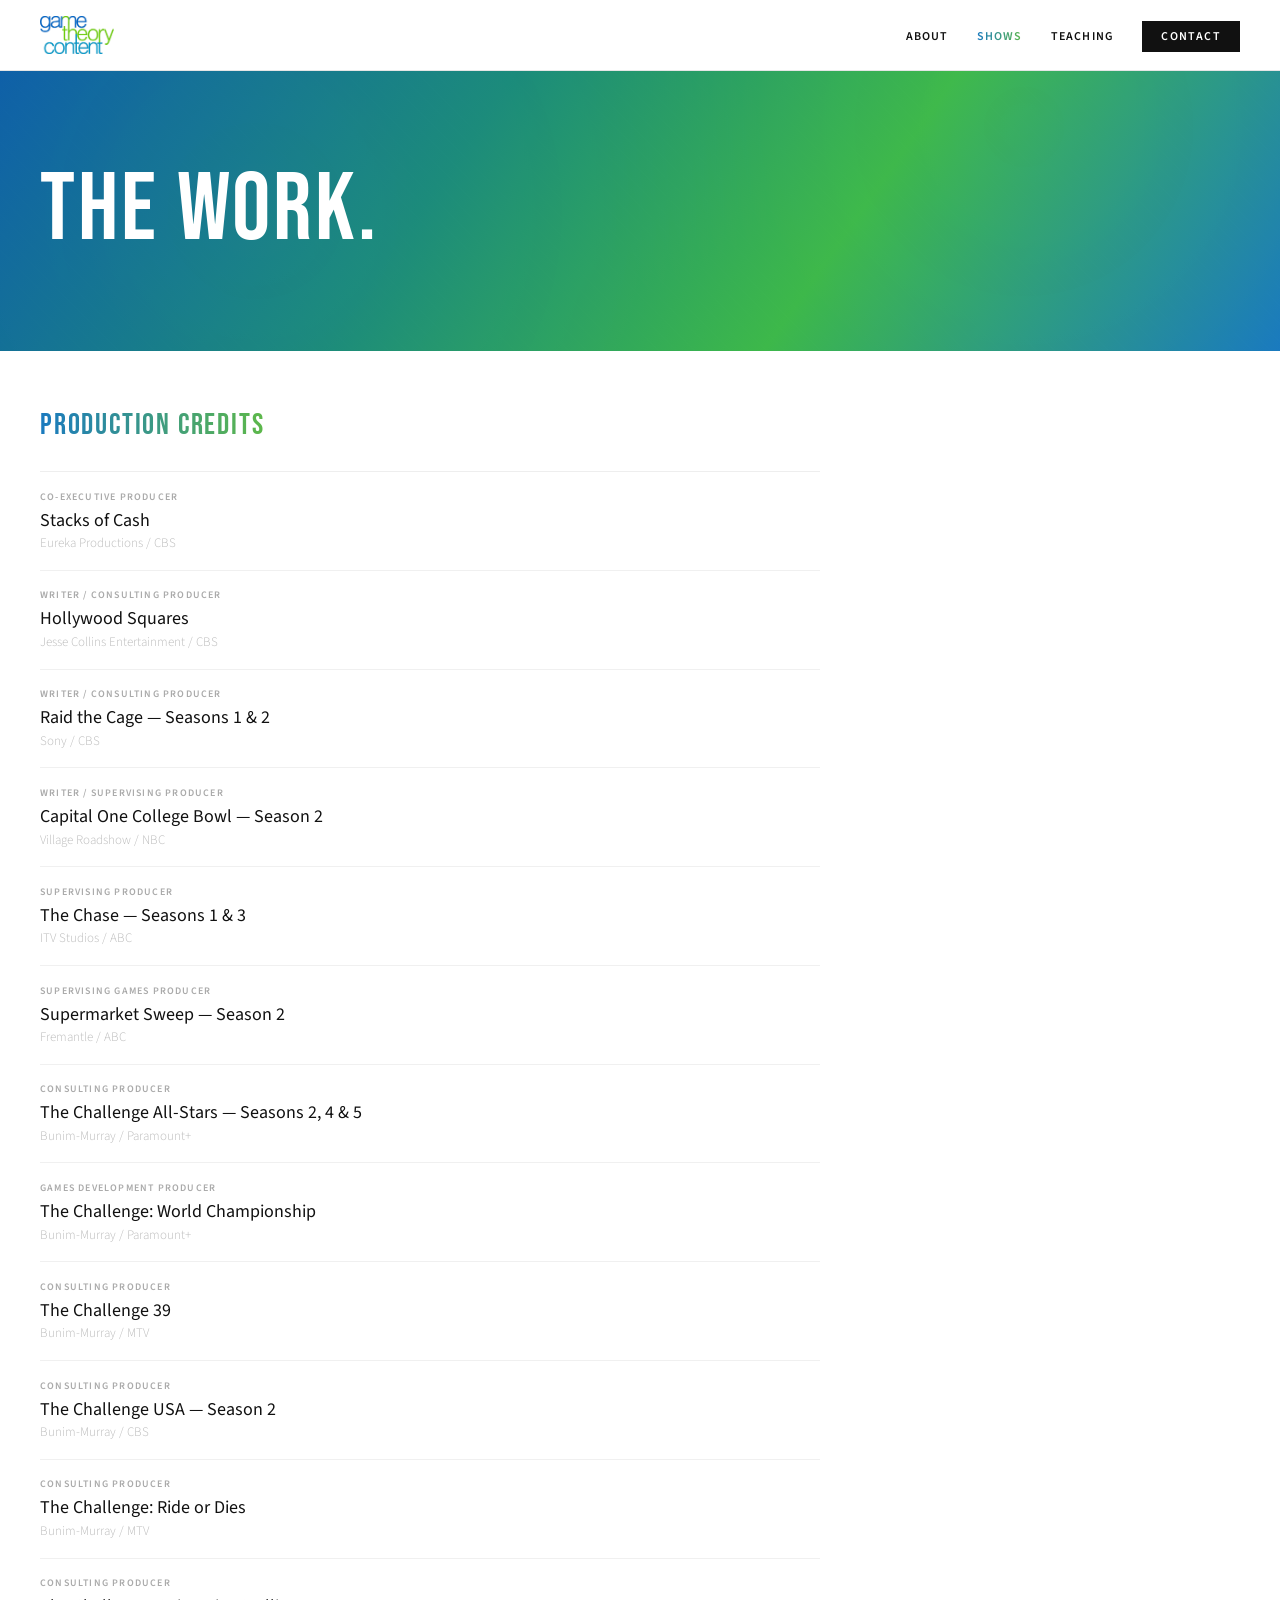
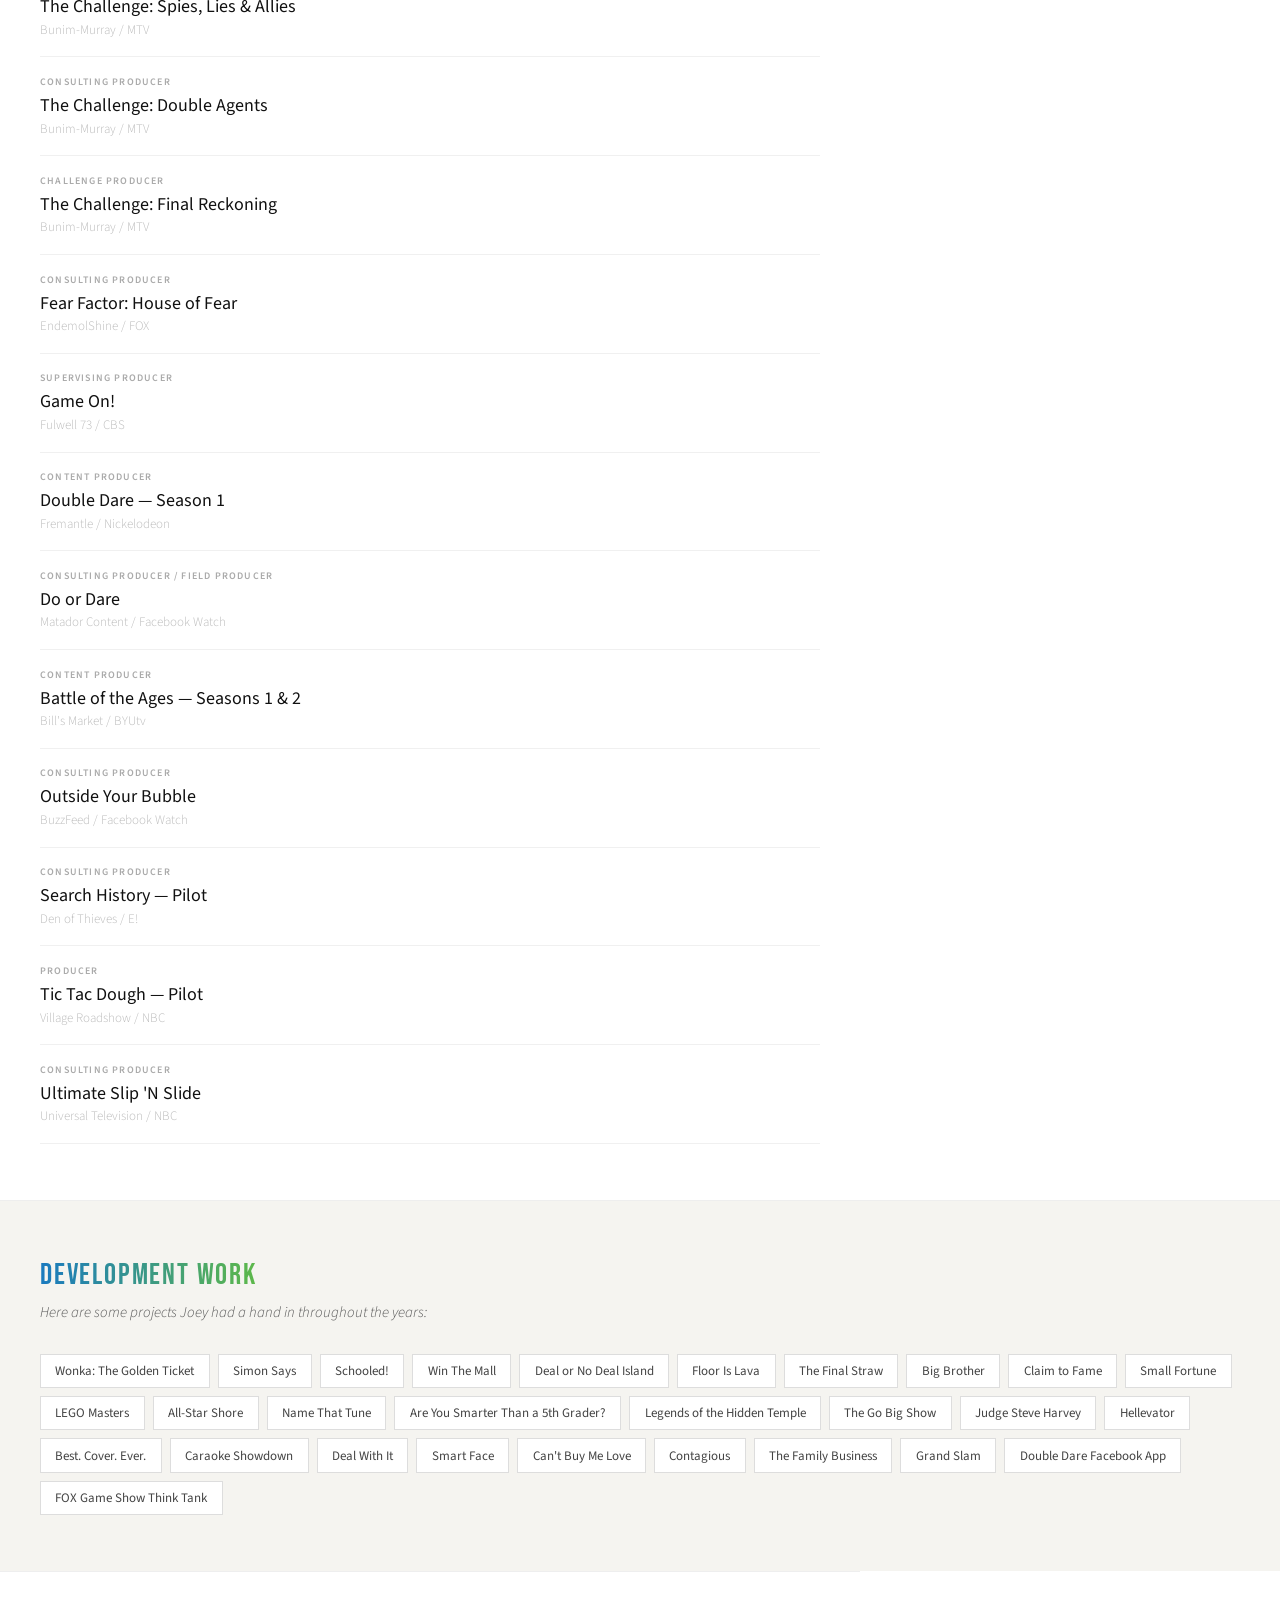
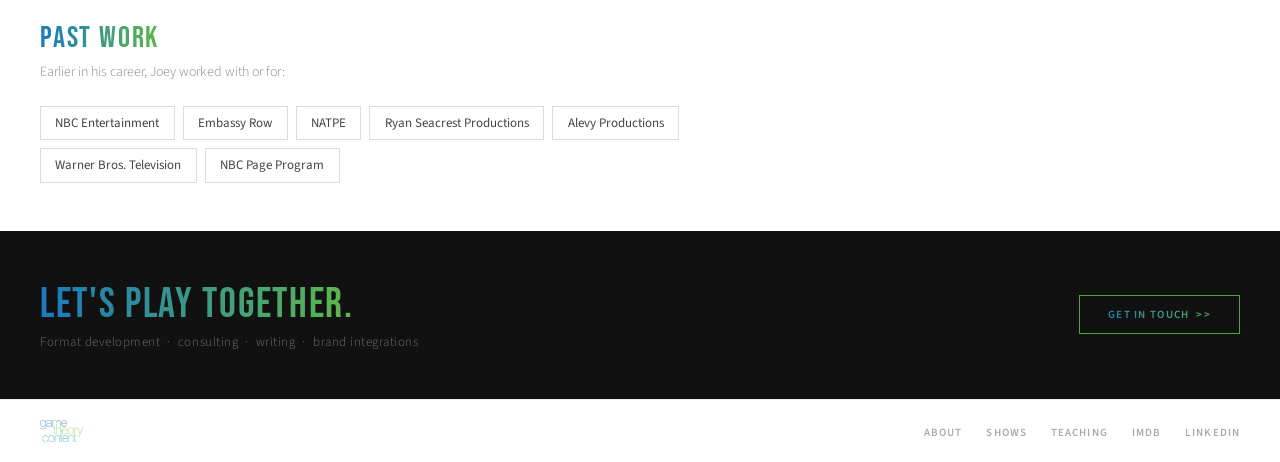
<file: shows.html>
<!DOCTYPE html>
<html lang="en">
<head>
<meta charset="utf-8">
<meta name="viewport" content="width=device-width,initial-scale=1">
<title>Shows | Joey Ortega, Game Show Producer</title>
<meta name="description" content="Game show and reality competition credits for producer and writer Joey Ortega: Stacks of Cash, Hollywood Squares, Raid the Cage, The Chase, Supermarket Sweep, The Challenge, Fear Factor: House of Fear, Double Dare and more.">
<link rel="canonical" href="https://gametheorycontent.com/shows">
<meta property="og:type" content="website">
<meta property="og:site_name" content="Game Theory Content">
<meta property="og:title" content="Shows | Joey Ortega, Game Show Producer">
<meta property="og:description" content="Game show and reality competition credits for producer and writer Joey Ortega: Stacks of Cash, Hollywood Squares, Raid the Cage, The Chase, Supermarket Sweep, The Challenge, Fear Factor: House of Fear, Double Dare and more.">
<meta property="og:url" content="https://gametheorycontent.com/shows">
<meta property="og:image" content="https://gametheorycontent.com/joey-ortega.jpg">
<meta name="twitter:card" content="summary">

<link rel="icon" type="image/png" href="assets/favicon.png">
<link rel="apple-touch-icon" href="assets/apple-touch-icon.png">
<link rel="preconnect" href="https://fonts.googleapis.com">
<link rel="preconnect" href="https://fonts.gstatic.com" crossorigin>
<link rel="stylesheet" href="https://fonts.googleapis.com/css2?family=Bebas+Neue&amp;family=Source+Sans+3:wght@300;400;600&amp;display=swap">
<link rel="stylesheet" href="assets/site.css">
<style>
.shows-hero{position:relative;height:280px;display:flex;align-items:center;overflow:hidden;}
.shows-hero-bg{position:absolute;inset:0;background:linear-gradient(125deg,#0d5fa8 0%,#1a8a7a 35%,#3db84a 65%,#1a7abf 100%);}
.shows-hero-pattern{position:absolute;inset:0;opacity:0.12;background-image:radial-gradient(circle at 20% 50%,rgba(255,255,255,0.15) 0%,transparent 50%),radial-gradient(circle at 80% 20%,rgba(255,255,255,0.1) 0%,transparent 40%),repeating-linear-gradient(45deg,rgba(255,255,255,0.03) 0,rgba(255,255,255,0.03) 1px,transparent 0,transparent 50%);background-size:auto,auto,18px 18px;}
.shows-hero-inner{position:relative;z-index:2;padding:0 2.5rem;}
.shows-hero-title{font-family:'Bebas Neue',sans-serif;font-size:clamp(52px,8vw,96px);line-height:1;color:#fff;letter-spacing:0.03em;white-space:nowrap;}
.section-label{margin-bottom:0;}
.credits-section{padding:3.5rem 2.5rem;max-width:860px;}
.credits-list{margin-top:1.75rem;border-top:1px solid #eee;}
.credit-row{padding:1.1rem 0;border-bottom:0.5px solid #f0f0f0;}
.credit-role{font-size:10px;font-weight:600;letter-spacing:0.12em;text-transform:uppercase;color:#aaa;margin-bottom:0.25rem;}
.credit-show{font-size:18px;font-weight:400;color:#111;margin-bottom:0.1rem;}
.credit-company{font-size:13px;color:#bbb;font-weight:300;}
.dev-section{padding:3.5rem 2.5rem;background:#f5f4f0;border-top:1px solid #eee;}
.dev-intro{font-size:15px;color:#555;font-weight:300;font-style:italic;margin-top:0.5rem;margin-bottom:1.75rem;max-width:620px;line-height:1.65;}
.dev-grid{display:flex;flex-wrap:wrap;gap:0.5rem;}
.dev-pill{font-size:13px;font-weight:400;color:#444;border:0.5px solid #ddd;padding:0.45rem 0.9rem;background:#fff;}
.past-section{padding:3rem 2.5rem;border-top:1px solid #eee;max-width:860px;}
.past-intro{font-size:14px;color:#888;font-weight:300;margin-top:0.35rem;margin-bottom:1.5rem;}

@media (max-width:640px){
.shows-hero{height:200px;}
.shows-hero-inner{padding:0 1.25rem;}
.credits-section,.dev-section,.past-section{padding:2.5rem 1.25rem;}
}
</style>
</head>
<body>
<div class="site">
  <nav>
  <div class="nav-logo"><a href="index.html"><img src="assets/logo.png" width="640" height="330" alt="Game Theory Content home"></a></div>
  <ul class="nav-links"><li><a href="about.html">About</a></li><li><a href="shows.html" class="active">Shows</a></li><li><a href="teaching.html">Teaching</a></li><li><a href="#" data-mailto="true" class="contact-btn">Contact</a></li></ul>
</nav>
  <div class="shows-hero">
    <div class="shows-hero-bg"></div>
    <div class="shows-hero-pattern"></div>
    <div class="shows-hero-inner">
      <h1 class="shows-hero-title">The Work.</h1>
    </div>
  </div>
  <div class="credits-section">
    <div class="section-label">Production Credits</div>
    <div class="credits-list"><div class="credit-row">
  <div class="credit-role">Co-Executive Producer</div>
  <div class="credit-show">Stacks of Cash</div>
  <div class="credit-company">Eureka Productions / CBS</div>
</div><div class="credit-row">
  <div class="credit-role">Writer / Consulting Producer</div>
  <div class="credit-show">Hollywood Squares</div>
  <div class="credit-company">Jesse Collins Entertainment / CBS</div>
</div><div class="credit-row">
  <div class="credit-role">Writer / Consulting Producer</div>
  <div class="credit-show">Raid the Cage — Seasons 1 & 2</div>
  <div class="credit-company">Sony / CBS</div>
</div><div class="credit-row">
  <div class="credit-role">Writer / Supervising Producer</div>
  <div class="credit-show">Capital One College Bowl — Season 2</div>
  <div class="credit-company">Village Roadshow / NBC</div>
</div><div class="credit-row">
  <div class="credit-role">Supervising Producer</div>
  <div class="credit-show">The Chase — Seasons 1 & 3</div>
  <div class="credit-company">ITV Studios / ABC</div>
</div><div class="credit-row">
  <div class="credit-role">Supervising Games Producer</div>
  <div class="credit-show">Supermarket Sweep — Season 2</div>
  <div class="credit-company">Fremantle / ABC</div>
</div><div class="credit-row">
  <div class="credit-role">Consulting Producer</div>
  <div class="credit-show">The Challenge All-Stars — Seasons 2, 4 & 5</div>
  <div class="credit-company">Bunim-Murray / Paramount+</div>
</div><div class="credit-row">
  <div class="credit-role">Games Development Producer</div>
  <div class="credit-show">The Challenge: World Championship</div>
  <div class="credit-company">Bunim-Murray / Paramount+</div>
</div><div class="credit-row">
  <div class="credit-role">Consulting Producer</div>
  <div class="credit-show">The Challenge 39</div>
  <div class="credit-company">Bunim-Murray / MTV</div>
</div><div class="credit-row">
  <div class="credit-role">Consulting Producer</div>
  <div class="credit-show">The Challenge USA — Season 2</div>
  <div class="credit-company">Bunim-Murray / CBS</div>
</div><div class="credit-row">
  <div class="credit-role">Consulting Producer</div>
  <div class="credit-show">The Challenge: Ride or Dies</div>
  <div class="credit-company">Bunim-Murray / MTV</div>
</div><div class="credit-row">
  <div class="credit-role">Consulting Producer</div>
  <div class="credit-show">The Challenge: Spies, Lies & Allies</div>
  <div class="credit-company">Bunim-Murray / MTV</div>
</div><div class="credit-row">
  <div class="credit-role">Consulting Producer</div>
  <div class="credit-show">The Challenge: Double Agents</div>
  <div class="credit-company">Bunim-Murray / MTV</div>
</div><div class="credit-row">
  <div class="credit-role">Challenge Producer</div>
  <div class="credit-show">The Challenge: Final Reckoning</div>
  <div class="credit-company">Bunim-Murray / MTV</div>
</div><div class="credit-row">
  <div class="credit-role">Consulting Producer</div>
  <div class="credit-show">Fear Factor: House of Fear</div>
  <div class="credit-company">EndemolShine / FOX</div>
</div><div class="credit-row">
  <div class="credit-role">Supervising Producer</div>
  <div class="credit-show">Game On!</div>
  <div class="credit-company">Fulwell 73 / CBS</div>
</div><div class="credit-row">
  <div class="credit-role">Content Producer</div>
  <div class="credit-show">Double Dare — Season 1</div>
  <div class="credit-company">Fremantle / Nickelodeon</div>
</div><div class="credit-row">
  <div class="credit-role">Consulting Producer / Field Producer</div>
  <div class="credit-show">Do or Dare</div>
  <div class="credit-company">Matador Content / Facebook Watch</div>
</div><div class="credit-row">
  <div class="credit-role">Content Producer</div>
  <div class="credit-show">Battle of the Ages — Seasons 1 & 2</div>
  <div class="credit-company">Bill's Market / BYUtv</div>
</div><div class="credit-row">
  <div class="credit-role">Consulting Producer</div>
  <div class="credit-show">Outside Your Bubble</div>
  <div class="credit-company">BuzzFeed / Facebook Watch</div>
</div><div class="credit-row">
  <div class="credit-role">Consulting Producer</div>
  <div class="credit-show">Search History — Pilot</div>
  <div class="credit-company">Den of Thieves / E!</div>
</div><div class="credit-row">
  <div class="credit-role">Producer</div>
  <div class="credit-show">Tic Tac Dough — Pilot</div>
  <div class="credit-company">Village Roadshow / NBC</div>
</div><div class="credit-row">
  <div class="credit-role">Consulting Producer</div>
  <div class="credit-show">Ultimate Slip 'N Slide</div>
  <div class="credit-company">Universal Television / NBC</div>
</div></div>
  </div>
  <div class="dev-section">
    <div class="section-label">Development Work</div>
    <p class="dev-intro">Here are some projects Joey had a hand in throughout the years:</p>
    <div class="dev-grid"><div class="dev-pill">Wonka: The Golden Ticket</div><div class="dev-pill">Simon Says</div><div class="dev-pill">Schooled!</div><div class="dev-pill">Win The Mall</div><div class="dev-pill">Deal or No Deal Island</div><div class="dev-pill">Floor Is Lava</div><div class="dev-pill">The Final Straw</div><div class="dev-pill">Big Brother</div><div class="dev-pill">Claim to Fame</div><div class="dev-pill">Small Fortune</div><div class="dev-pill">LEGO Masters</div><div class="dev-pill">All-Star Shore</div><div class="dev-pill">Name That Tune</div><div class="dev-pill">Are You Smarter Than a 5th Grader?</div><div class="dev-pill">Legends of the Hidden Temple</div><div class="dev-pill">The Go Big Show</div><div class="dev-pill">Judge Steve Harvey</div><div class="dev-pill">Hellevator</div><div class="dev-pill">Best. Cover. Ever.</div><div class="dev-pill">Caraoke Showdown</div><div class="dev-pill">Deal With It</div><div class="dev-pill">Smart Face</div><div class="dev-pill">Can't Buy Me Love</div><div class="dev-pill">Contagious</div><div class="dev-pill">The Family Business</div><div class="dev-pill">Grand Slam</div><div class="dev-pill">Double Dare Facebook App</div><div class="dev-pill">FOX Game Show Think Tank</div></div>
  </div>
  <div class="past-section">
    <div class="section-label">Past Work</div>
    <p class="past-intro">Earlier in his career, Joey worked with or for:</p>
    <div class="dev-grid"><div class="dev-pill">NBC Entertainment</div><div class="dev-pill">Embassy Row</div><div class="dev-pill">NATPE</div><div class="dev-pill">Ryan Seacrest Productions</div><div class="dev-pill">Alevy Productions</div><div class="dev-pill">Warner Bros. Television</div><div class="dev-pill">NBC Page Program</div></div>
  </div>
  <div class="contact-bar">
  <div class="contact-text">
    <h2>Let's play together.</h2>
    <p>Format development &nbsp;&middot;&nbsp; consulting &nbsp;&middot;&nbsp; writing &nbsp;&middot;&nbsp; brand integrations</p>
  </div>
  <a href="#" data-mailto="true" class="btn-white">Get in touch &nbsp;&gt;&gt;</a>
</div>
<footer>
  <div class="footer-logo"><a href="index.html"><img src="assets/logo.png" width="640" height="330" alt="Game Theory Content home"></a></div>
  <ul class="footer-links"><li><a href="about.html">About</a></li><li><a href="shows.html">Shows</a></li><li><a href="teaching.html">Teaching</a></li><li><a href="https://www.imdb.com/name/nm5054616/" target="_blank" rel="noopener">IMDb</a></li><li><a href="https://www.linkedin.com/in/thejoeyortega/" target="_blank" rel="noopener">LinkedIn</a></li></ul>
</footer>
</div>
<script>
(function(){
  var u='joey',d='gametheorycontent.com';
  document.querySelectorAll('[data-mailto]').forEach(function(el){
    el.href='mailto:'+u+'@'+d;
  });
})();
</script>
</body>
</html>
</file>
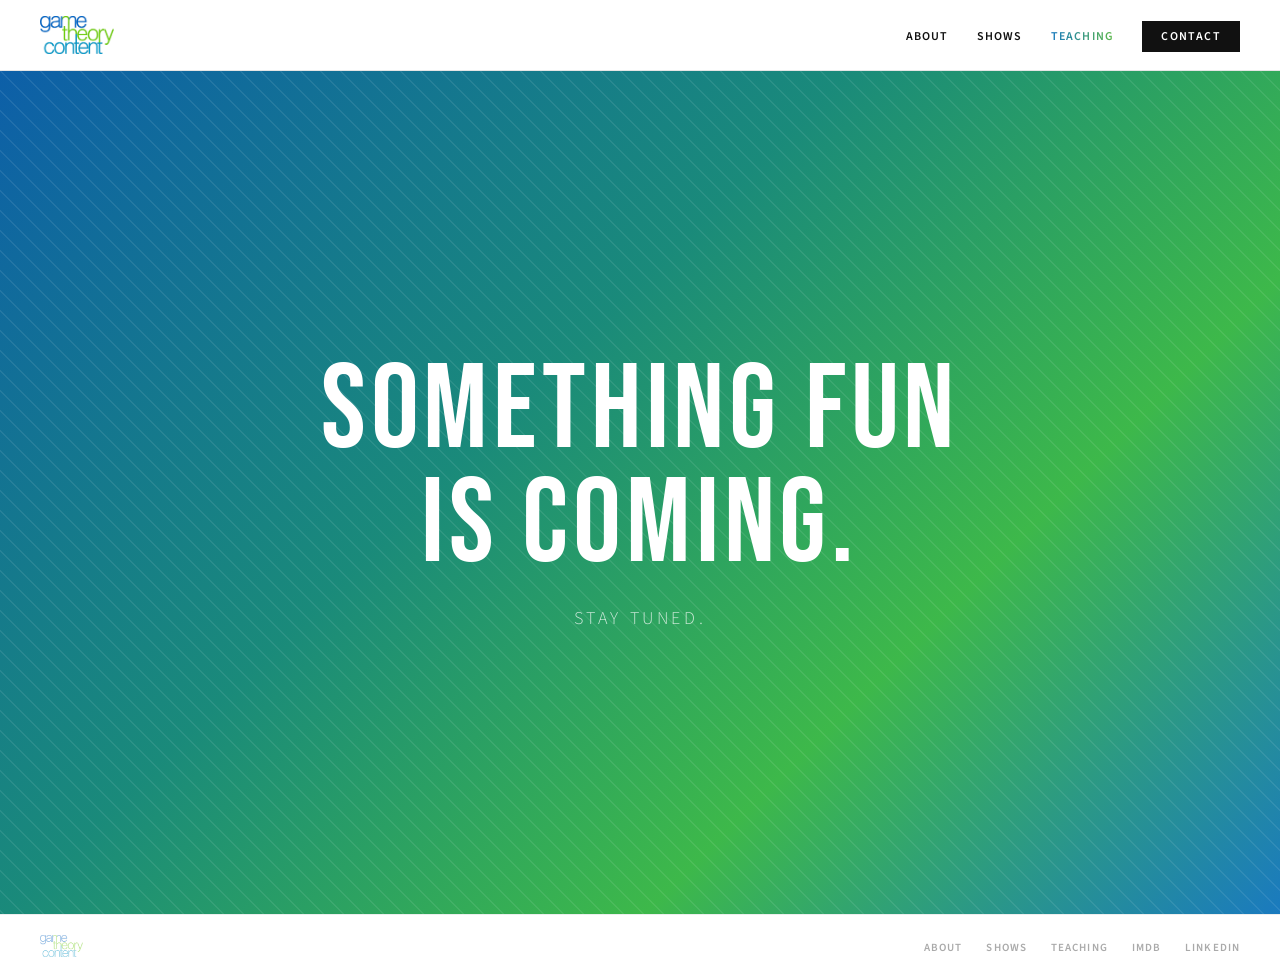
<file: teaching.html>
<!DOCTYPE html><html lang="en"><head><meta charset="UTF-8"><meta name="viewport" content="width=device-width,initial-scale=1">
<title>Teaching | Joey Ortega, Game Show Educator</title>
<meta name="description" content="Joey Ortega teaches game show development as an adjunct professor in Cal State LA&#8217;s first-of-its-kind game show curriculum.">
<link rel="canonical" href="https://gametheorycontent.com/teaching">
<meta property="og:type" content="website">
<meta property="og:site_name" content="Game Theory Content">
<meta property="og:title" content="Teaching | Joey Ortega, Game Show Educator">
<meta property="og:description" content="Joey Ortega teaches game show development as an adjunct professor in Cal State LA&#8217;s first-of-its-kind game show curriculum.">
<meta property="og:url" content="https://gametheorycontent.com/teaching">
<meta property="og:image" content="https://gametheorycontent.com/joey-ortega.jpg">
<meta name="twitter:card" content="summary">

<link rel="icon" type="image/png" href="assets/favicon.png">
<link rel="apple-touch-icon" href="assets/apple-touch-icon.png">
<link rel="preconnect" href="https://fonts.googleapis.com">
<link rel="preconnect" href="https://fonts.gstatic.com" crossorigin>
<link rel="stylesheet" href="https://fonts.googleapis.com/css2?family=Bebas+Neue&amp;family=Source+Sans+3:wght@300;400;600&amp;display=swap">
<link rel="stylesheet" href="assets/site.css">
<style>
.splash{
  min-height:calc(100vh - 57px);
  display:flex;align-items:center;justify-content:center;flex-direction:column;
  background:linear-gradient(135deg,#0d5fa8 0%,#1a8a7a 40%,#3db84a 70%,#1a7abf 100%);
  position:relative;overflow:hidden;
  text-align:center;padding:3rem 2rem;
}
.splash-pattern{
  position:absolute;inset:0;
  opacity:0.08;
  background-image:repeating-linear-gradient(45deg,#fff 0,#fff 1px,transparent 0,transparent 50%);
  background-size:20px 20px;
}
.splash-inner{position:relative;z-index:2;}
.splash-title{
  font-family:'Bebas Neue',sans-serif;
  font-size:clamp(52px,10vw,120px);
  color:#fff;
  letter-spacing:0.04em;
  line-height:0.95;
  margin-bottom:1.5rem;
}
.splash-sub{
  font-size:clamp(14px,2vw,18px);
  font-weight:300;
  letter-spacing:0.2em;
  text-transform:uppercase;
  color:rgba(255,255,255,0.75);
}

</style>
</head><body>
<nav>
  <div class="nav-logo"><a href="index.html"><img src="assets/logo.png" width="640" height="330" alt="Game Theory Content home"></a></div>
  <ul class="nav-links"><li><a href="about.html">About</a></li><li><a href="shows.html">Shows</a></li><li><a href="teaching.html" class="active">Teaching</a></li><li><a href="#" data-mailto="true" class="contact-btn">Contact</a></li></ul>
</nav>
<div class="splash">
  <div class="splash-pattern"></div>
  <div class="splash-inner">
    <h1 class="splash-title">Something Fun<br>Is Coming.</h1>
    <p class="splash-sub">Stay tuned.</p>
  </div>
</div>
<footer>
  <div class="footer-logo"><a href="index.html"><img src="assets/logo.png" width="640" height="330" alt="Game Theory Content home"></a></div>
  <ul class="footer-links"><li><a href="about.html">About</a></li><li><a href="shows.html">Shows</a></li><li><a href="teaching.html">Teaching</a></li><li><a href="https://www.imdb.com/name/nm5054616/" target="_blank" rel="noopener">IMDb</a></li><li><a href="https://www.linkedin.com/in/thejoeyortega/" target="_blank" rel="noopener">LinkedIn</a></li></ul>
</footer>
<script>
(function(){
  var u='joey',d='gametheorycontent.com';
  document.querySelectorAll('[data-mailto]').forEach(function(el){
    el.href='mailto:'+u+'@'+d;
  });
})();
</script>
</body>
</html>
</file>
<file: assets/site.css>
/* Shared styles for every page: nav, section labels, contact bar, footer. Page-specific styles stay inline in each page. */
*{box-sizing:border-box;margin:0;padding:0;}
h1{font:inherit;}
body{font-family:'Source Sans 3',sans-serif;font-weight:300;background:#fff;color:#111;}
.site{background:#fff;color:#111;}
a:focus-visible,button:focus-visible{outline:2px solid #1a7abf;outline-offset:3px;}

nav{display:flex;justify-content:space-between;align-items:center;padding:1rem 2.5rem;background:#fff;border-bottom:1px solid #e5e5e5;}
.nav-logo img{height:38px;width:auto;display:block;}
.nav-links{display:flex;gap:1.75rem;list-style:none;align-items:center;}
.nav-links a{text-decoration:none;font-size:12px;font-weight:600;letter-spacing:0.1em;color:#111;text-transform:uppercase;}
.nav-links a.active{background:linear-gradient(90deg,#1a7abf,#5db84a);-webkit-background-clip:text;-webkit-text-fill-color:transparent;background-clip:text;}
.nav-links a.contact-btn{background:#111;color:#fff;-webkit-text-fill-color:#fff;padding:0.45rem 1.2rem;}

.section-label{font-family:'Bebas Neue',sans-serif;font-size:30px;letter-spacing:0.06em;background:linear-gradient(90deg,#1a7abf 0%,#5db84a 100%);-webkit-background-clip:text;-webkit-text-fill-color:transparent;background-clip:text;margin-bottom:1.25rem;display:inline-block;}

.contact-bar{background:#111;padding:3rem 2.5rem;display:flex;justify-content:space-between;align-items:center;flex-wrap:wrap;gap:1.5rem;}
.contact-text h2{font-family:'Bebas Neue',sans-serif;font-weight:400;font-size:42px;letter-spacing:0.04em;background:linear-gradient(90deg,#1a7abf,#5db84a);-webkit-background-clip:text;-webkit-text-fill-color:transparent;background-clip:text;margin-bottom:0.2rem;display:inline-block;}
.contact-text p{font-size:13px;color:rgba(255,255,255,0.4);font-weight:300;letter-spacing:0.04em;}
.btn-white{display:inline-block;text-decoration:none;padding:0.7rem 1.75rem;font-size:11px;font-weight:600;letter-spacing:0.12em;text-transform:uppercase;border:1.5px solid #4aaa3a;background:linear-gradient(90deg,#1a7abf,#5db84a);-webkit-background-clip:text;-webkit-text-fill-color:transparent;background-clip:text;cursor:pointer;white-space:nowrap;}

footer{padding:1.25rem 2.5rem;display:flex;justify-content:space-between;align-items:center;border-top:1px solid #eee;background:#fff;}
.footer-logo img{height:22px;width:auto;opacity:0.4;display:block;}
.footer-links{display:flex;gap:1.5rem;list-style:none;}
.footer-links a{font-size:11px;font-weight:600;letter-spacing:0.1em;text-transform:uppercase;color:#aaa;text-decoration:none;}
.footer-links a:hover{color:#111;}

@media (max-width:640px){
nav{flex-direction:column;gap:0.7rem;padding:0.9rem 1.25rem;}
.nav-links{gap:1.1rem;flex-wrap:wrap;justify-content:center;}
.nav-links a{font-size:11px;}
.contact-bar{padding:2.5rem 1.25rem;}
footer{flex-direction:column;gap:0.75rem;text-align:center;padding:1.25rem;}
.footer-links{flex-wrap:wrap;justify-content:center;gap:1rem;}
}
</file>
